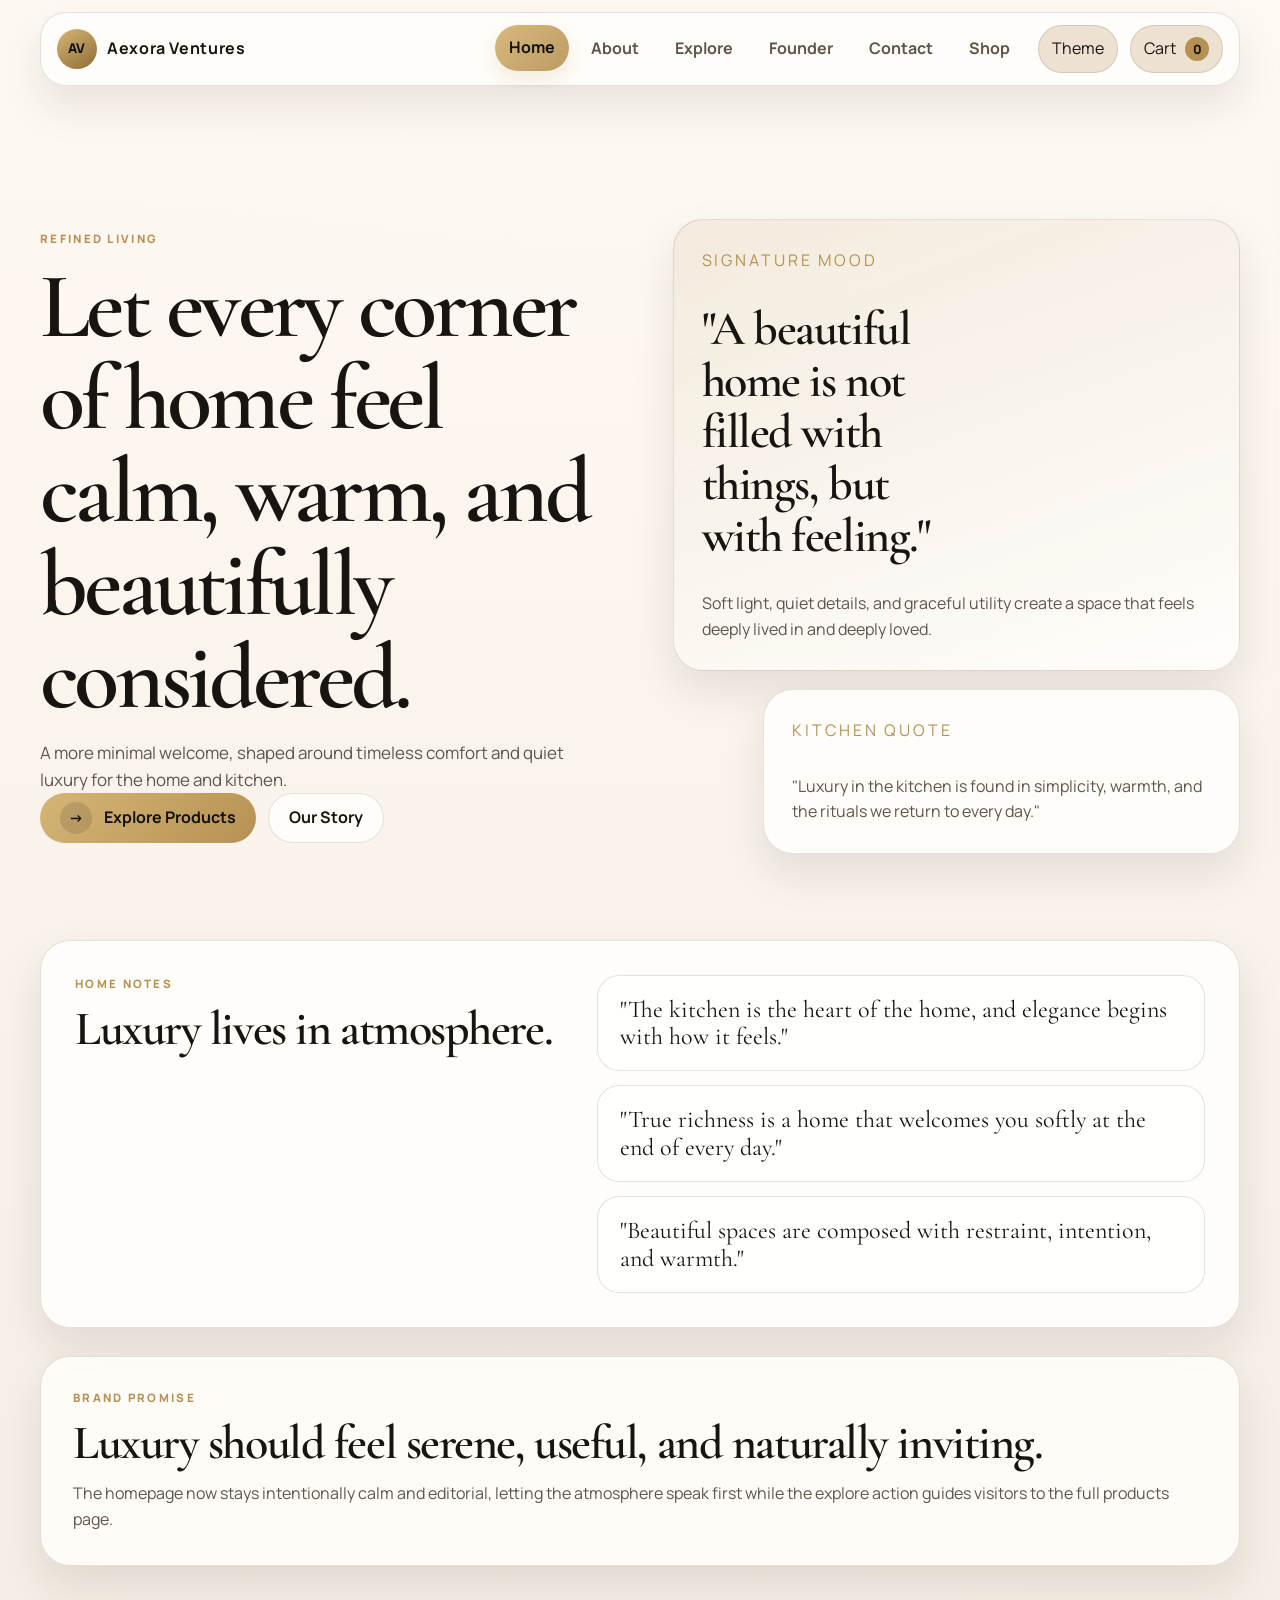
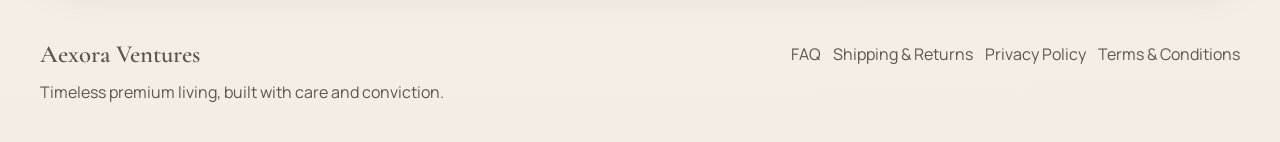
<file: index.html>
<!DOCTYPE html>
<html lang="en">
<head>
  <meta charset="UTF-8">
  <meta name="viewport" content="width=device-width, initial-scale=1.0">
  <meta name="description" content="Aexora Ventures crafts premium everyday essentials with timeless design and practical luxury.">
  <title>Aexora Ventures</title>
  <link rel="preconnect" href="https://fonts.googleapis.com">
  <link rel="preconnect" href="https://fonts.gstatic.com" crossorigin>
  <link href="https://fonts.googleapis.com/css2?family=Manrope:wght@400;500;600;700;800&family=Cormorant+Garamond:wght@500;600;700&display=swap" rel="stylesheet">
  <link rel="stylesheet" href="./assets/styles.css">
</head>
<body data-page="home">
  <div class="site-shell">
    <header class="topbar">
      <a class="brand" href="index.html"><span class="brand-mark">AV</span><span class="brand-text">Aexora Ventures</span></a>
      <button class="nav-toggle" type="button" aria-label="Open navigation" aria-expanded="false">Menu</button>
      <nav class="nav">
        <a href="index.html" aria-current="page">Home</a>
        <a href="about.html">About</a>
        <a href="explore.html">Explore</a>
        <a href="founder.html">Founder</a>
        <a href="contact.html">Contact</a>
        <a href="shop.html">Shop</a>
      </nav>
      <div class="toolbar">
        <button class="icon-button" type="button" data-theme-toggle aria-label="Toggle theme">Theme</button>
        <button class="icon-button cart-button" type="button" data-cart-open>Cart <span class="cart-count" data-cart-count>0</span></button>
      </div>
    </header>

    <main class="section page-stack">
      <section class="hero">
        <div class="hero-copy">
          <p class="eyebrow">Refined Living</p>
          <h1>Let every corner of home feel calm, warm, and beautifully considered.</h1>
          <p class="lead">A more minimal welcome, shaped around timeless comfort and quiet luxury for the home and kitchen.</p>
          <div class="hero-actions">
            <a class="button button-primary explore-button" href="shop.html">
              <span class="explore-icon" aria-hidden="true">-></span>
              <span>Explore Products</span>
            </a>
            <a class="button button-secondary" href="about.html">Our Story</a>
          </div>
        </div>
        <div class="hero-showcase">
          <article class="hero-card hero-card-main glass-panel quote-panel">
            <p class="card-label">Signature Mood</p>
            <h2>"A beautiful home is not filled with things, but with feeling."</h2>
            <p>Soft light, quiet details, and graceful utility create a space that feels deeply lived in and deeply loved.</p>
          </article>
          <article class="hero-card hero-card-accent glass-panel quote-panel">
            <p class="card-label">Kitchen Quote</p>
            <p>"Luxury in the kitchen is found in simplicity, warmth, and the rituals we return to every day."</p>
          </article>
        </div>
      </section>

      <section class="quote-band glass-panel">
        <div>
          <p class="eyebrow">Home Notes</p>
          <h2>Luxury lives in atmosphere.</h2>
        </div>
        <div class="quote-stack">
          <blockquote>"The kitchen is the heart of the home, and elegance begins with how it feels."</blockquote>
          <blockquote>"True richness is a home that welcomes you softly at the end of every day."</blockquote>
          <blockquote>"Beautiful spaces are composed with restraint, intention, and warmth."</blockquote>
        </div>
      </section>

      <section class="story-band">
        <div>
          <p class="eyebrow">Brand Promise</p>
          <h2>Luxury should feel serene, useful, and naturally inviting.</h2>
        </div>
        <p>The homepage now stays intentionally calm and editorial, letting the atmosphere speak first while the explore action guides visitors to the full products page.</p>
      </section>
    </main>

    <footer class="footer">
      <div>
        <h3>Aexora Ventures</h3>
        <p>Timeless premium living, built with care and conviction.</p>
      </div>
      <div class="footer-links">
        <a href="faq.html">FAQ</a>
        <a href="shipping.html">Shipping & Returns</a>
        <a href="privacy.html">Privacy Policy</a>
        <a href="terms.html">Terms & Conditions</a>
      </div>
    </footer>
  </div>

  <aside class="cart-drawer" data-cart-drawer aria-hidden="true">
    <div class="cart-drawer-header">
      <h2>Your Cart</h2>
      <button type="button" class="icon-button" data-cart-close>Close</button>
    </div>
    <div class="cart-items" data-cart-items></div>
    <div class="checkout-box">
      <div class="price-row"><span>Subtotal</span><strong data-cart-subtotal>$0</strong></div>
      <button class="button button-primary checkout-trigger" type="button" data-checkout-open>1-Page Checkout</button>
    </div>
  </aside>

  <div class="overlay" data-overlay></div>

  <section class="checkout-modal" data-checkout-modal aria-hidden="true">
    <div class="checkout-card">
      <div class="cart-drawer-header">
        <h2>Express Checkout</h2>
        <button type="button" class="icon-button" data-checkout-close>Close</button>
      </div>
      <form class="checkout-form" data-checkout-form>
        <label>Full Name<input type="text" name="name" required></label>
        <label>Email<input type="email" name="email" required></label>
        <label>Address<input type="text" name="address" required></label>
        <label>Payment Method
          <select name="payment">
            <option>Credit / Debit Card</option>
            <option>UPI</option>
            <option>PayPal</option>
          </select>
        </label>
        <button class="button button-primary" type="submit">Complete Purchase</button>
      </form>
    </div>
  </section>

  <script src="./assets/app.js" defer></script>
</body>
</html>
</file>
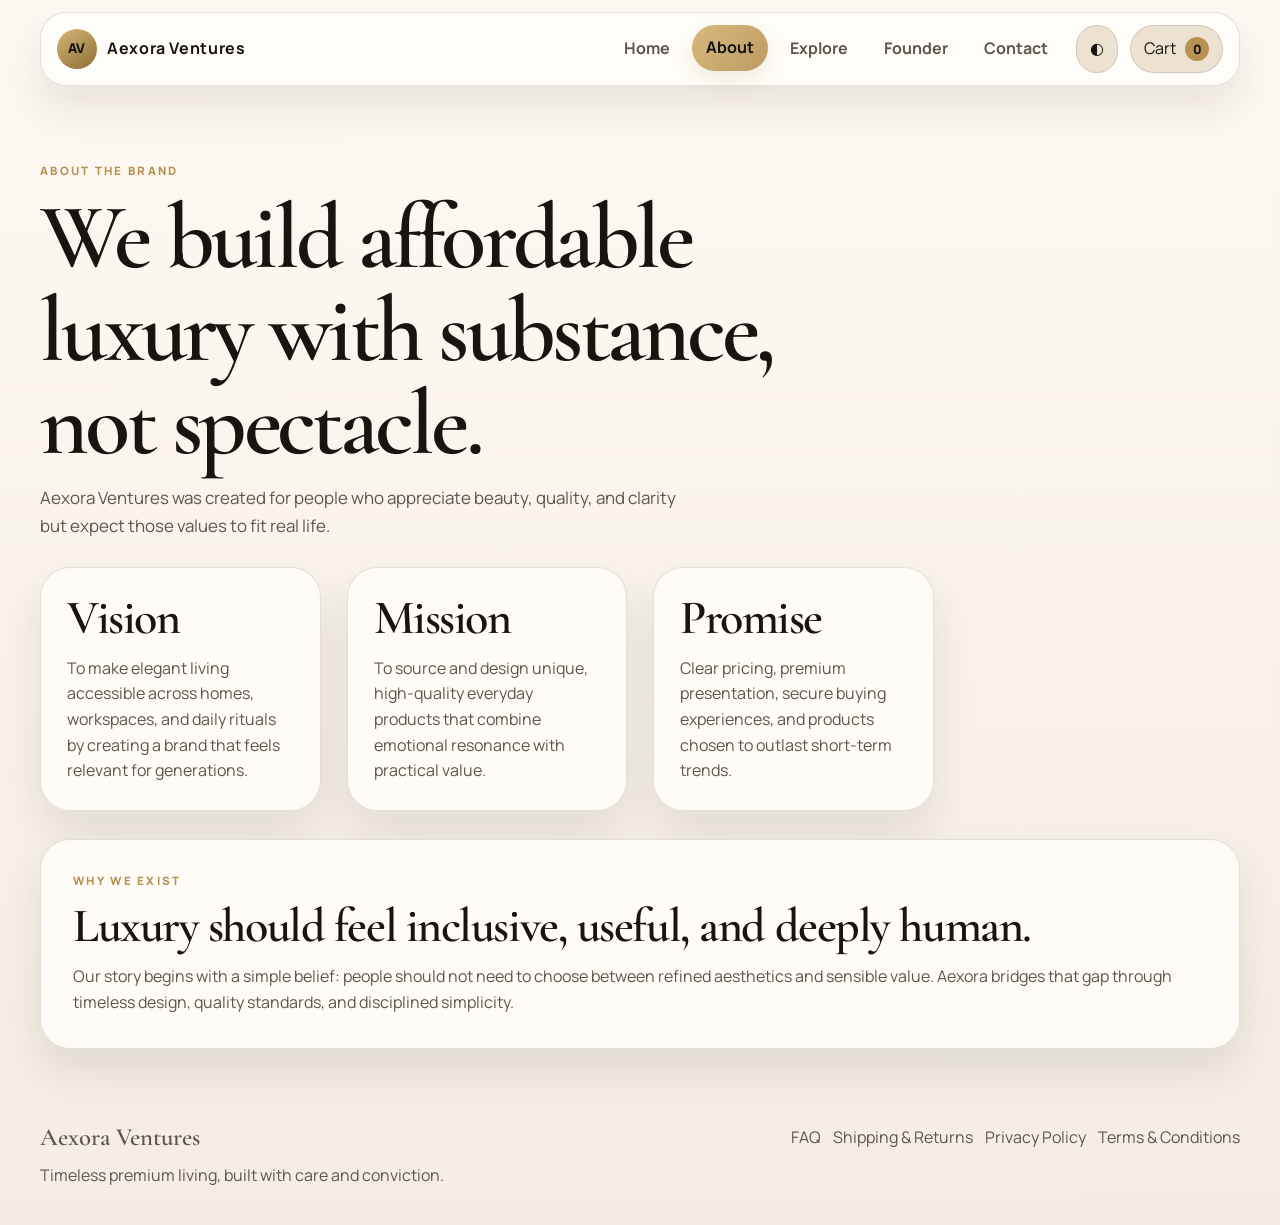
<file: about.html>
<!DOCTYPE html>
<html lang="en">
<head>
  <meta charset="UTF-8">
  <meta name="viewport" content="width=device-width, initial-scale=1.0">
  <meta name="description" content="Learn about the Aexora Ventures mission, vision, and timeless brand story.">
  <title>About | Aexora Ventures</title>
  <link rel="preconnect" href="https://fonts.googleapis.com">
  <link rel="preconnect" href="https://fonts.gstatic.com" crossorigin>
  <link href="https://fonts.googleapis.com/css2?family=Manrope:wght@400;500;600;700;800&family=Cormorant+Garamond:wght@500;600;700&display=swap" rel="stylesheet">
  <link rel="stylesheet" href="./assets/styles.css">
</head>
<body data-page="about">
  <div class="site-shell">
    <header class="topbar">
      <a class="brand" href="index.html"><span class="brand-mark">AV</span><span class="brand-text">Aexora Ventures</span></a>
      <button class="nav-toggle" type="button" aria-label="Open navigation" aria-expanded="false">Menu</button>
      <nav class="nav">
        <a href="index.html">Home</a>
        <a href="about.html" aria-current="page">About</a>
        <a href="explore.html">Explore</a>
        <a href="founder.html">Founder</a>
        <a href="contact.html">Contact</a>
      </nav>
      <div class="toolbar"><button class="icon-button" type="button" data-theme-toggle>◐</button><button class="icon-button cart-button" type="button" data-cart-open>Cart <span class="cart-count" data-cart-count>0</span></button></div>
    </header>
    <main class="section page-stack">
      <section class="page-hero">
        <p class="eyebrow">About the brand</p>
        <h1>We build affordable luxury with substance, not spectacle.</h1>
        <p class="lead">Aexora Ventures was created for people who appreciate beauty, quality, and clarity but expect those values to fit real life.</p>
      </section>
      <section class="content-grid">
        <article class="content-card"><h2>Vision</h2><p>To make elegant living accessible across homes, workspaces, and daily rituals by creating a brand that feels relevant for generations.</p></article>
        <article class="content-card"><h2>Mission</h2><p>To source and design unique, high-quality everyday products that combine emotional resonance with practical value.</p></article>
        <article class="content-card"><h2>Promise</h2><p>Clear pricing, premium presentation, secure buying experiences, and products chosen to outlast short-term trends.</p></article>
      </section>
      <section class="story-band">
        <div><p class="eyebrow">Why we exist</p><h2>Luxury should feel inclusive, useful, and deeply human.</h2></div>
        <p>Our story begins with a simple belief: people should not need to choose between refined aesthetics and sensible value. Aexora bridges that gap through timeless design, quality standards, and disciplined simplicity.</p>
      </section>
    </main>
    <footer class="footer"><div><h3>Aexora Ventures</h3><p>Timeless premium living, built with care and conviction.</p></div><div class="footer-links"><a href="faq.html">FAQ</a><a href="shipping.html">Shipping & Returns</a><a href="privacy.html">Privacy Policy</a><a href="terms.html">Terms & Conditions</a></div></footer>
  </div>
  <aside class="cart-drawer" data-cart-drawer aria-hidden="true"><div class="cart-drawer-header"><h2>Your Cart</h2><button type="button" class="icon-button" data-cart-close>Close</button></div><div class="cart-items" data-cart-items></div><div class="checkout-box"><div class="price-row"><span>Subtotal</span><strong data-cart-subtotal>$0</strong></div><button class="button button-primary checkout-trigger" type="button" data-checkout-open>1-Page Checkout</button></div></aside>
  <div class="overlay" data-overlay></div>
  <section class="checkout-modal" data-checkout-modal aria-hidden="true"><div class="checkout-card"><div class="cart-drawer-header"><h2>Express Checkout</h2><button type="button" class="icon-button" data-checkout-close>Close</button></div><form class="checkout-form" data-checkout-form><label>Full Name<input type="text" name="name" required></label><label>Email<input type="email" name="email" required></label><label>Address<input type="text" name="address" required></label><label>Payment Method<select name="payment"><option>Credit / Debit Card</option><option>UPI</option><option>PayPal</option></select></label><button class="button button-primary" type="submit">Complete Purchase</button></form></div></section>
  <script src="./assets/app.js" defer></script>
</body>
</html>
</file>
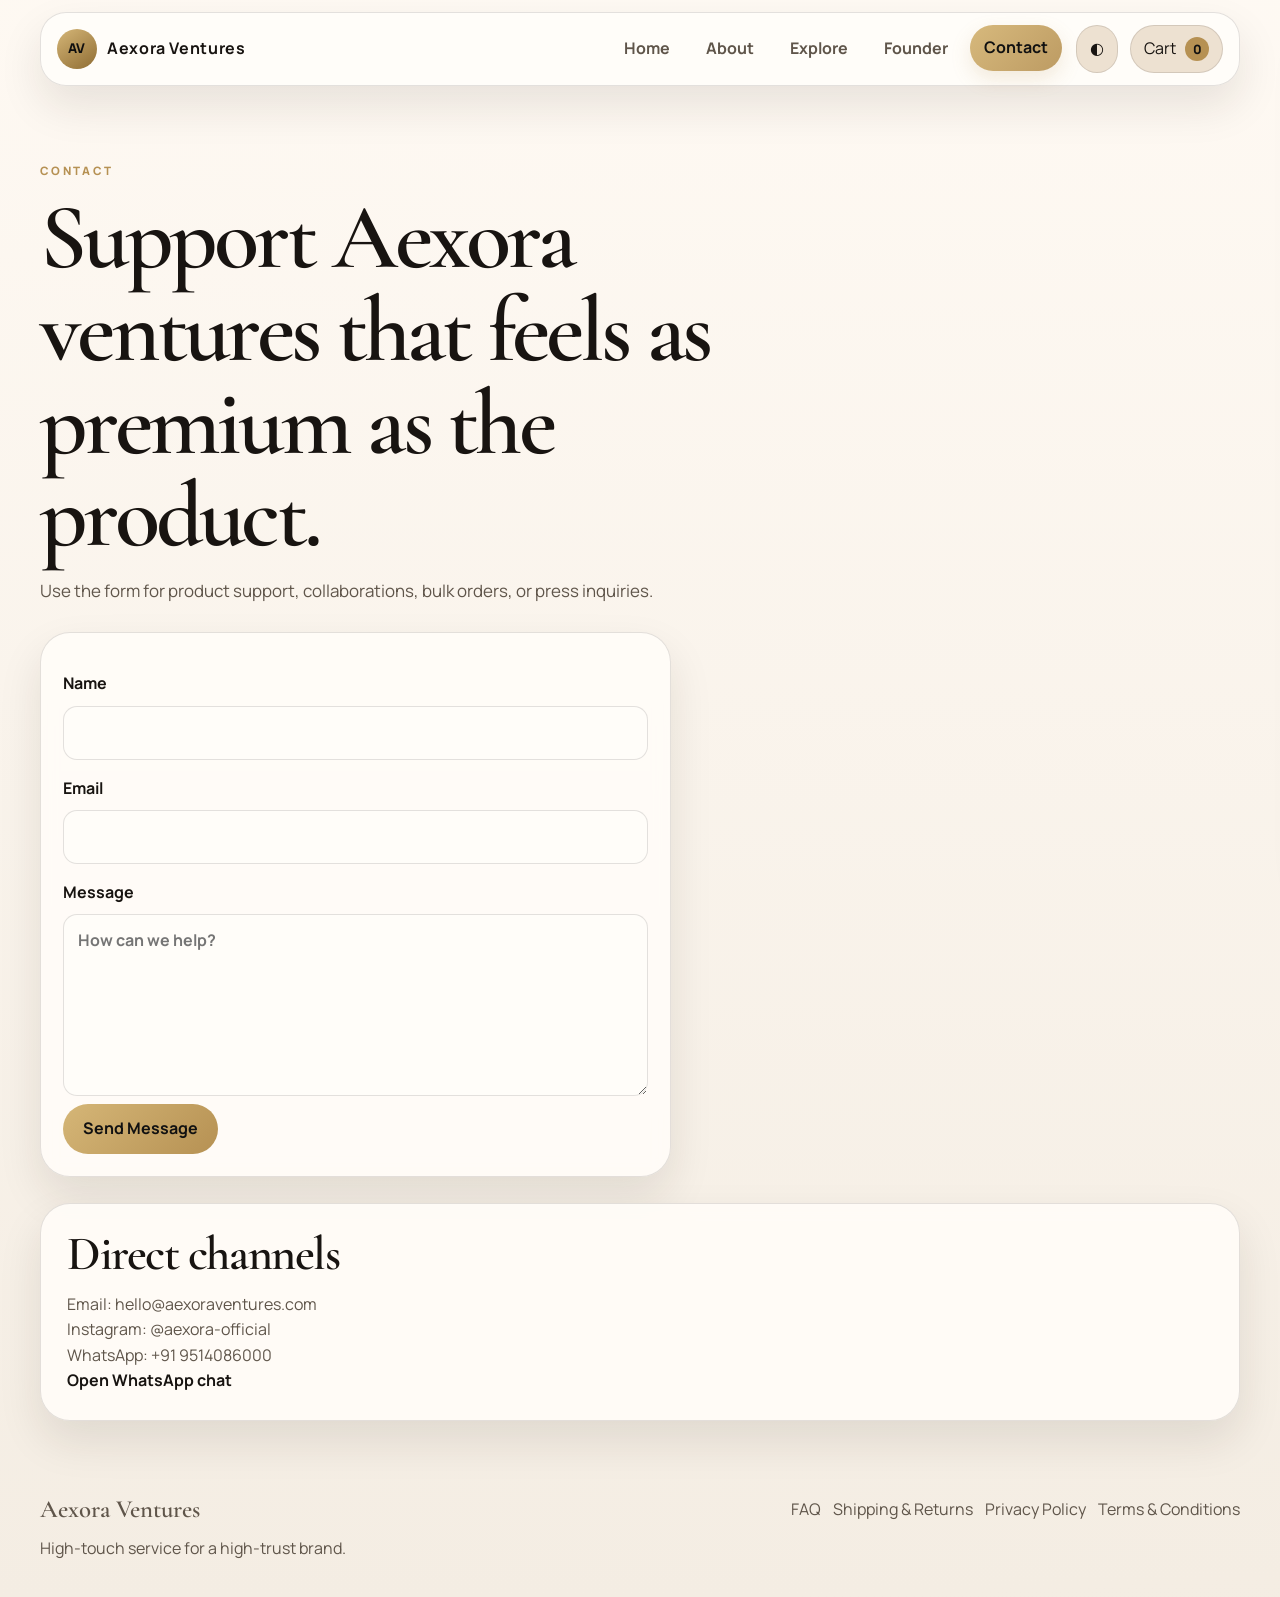
<file: contact.html>
<!DOCTYPE html>
<html lang="en">
<head>
  <meta charset="UTF-8">
  <meta name="viewport" content="width=device-width, initial-scale=1.0">
  <meta name="description" content="Contact Aexora Ventures for support, brand inquiries, or partnerships.">
  <title>Contact | Aexora Ventures</title>
  <link rel="preconnect" href="https://fonts.googleapis.com">
  <link rel="preconnect" href="https://fonts.gstatic.com" crossorigin>
  <link href="https://fonts.googleapis.com/css2?family=Manrope:wght@400;500;600;700;800&family=Cormorant+Garamond:wght@500;600;700&display=swap" rel="stylesheet">
  <link rel="stylesheet" href="./assets/styles.css">
</head>
<body data-page="contact">
  <div class="site-shell">
    <header class="topbar">
      <a class="brand" href="index.html"><span class="brand-mark">AV</span><span class="brand-text">Aexora Ventures</span></a>
      <button class="nav-toggle" type="button" aria-label="Open navigation" aria-expanded="false">Menu</button>
      <nav class="nav">
        <a href="index.html">Home</a>
        <a href="about.html">About</a>
        <a href="explore.html">Explore</a>
        <a href="founder.html">Founder</a>
        <a href="contact.html" aria-current="page">Contact</a>
      </nav>
      <div class="toolbar"><button class="icon-button" type="button" data-theme-toggle>◐</button><button class="icon-button cart-button" type="button" data-cart-open>Cart <span class="cart-count" data-cart-count>0</span></button></div>
    </header>
    <main class="section page-stack">
      <section class="page-hero"><p class="eyebrow">Contact</p><h1>Support Aexora ventures that feels as premium as the product.</h1><p class="lead">Use the form for product support, collaborations, bulk orders, or press inquiries.</p></section>
      <section class="contact-layout">
        <form class="contact-form" data-contact-form>
          <label>Name<input type="text" name="name" required></label>
          <label>Email<input type="email" name="email" required></label>
          <label>Message<textarea name="message" rows="6" placeholder="How can we help?" required></textarea></label>
          <button class="button button-primary" type="submit">Send Message</button>
        </form>
        <div class="content-card">
          <h2>Direct channels</h2>
          <p>Email: hello@aexoraventures.com</p>
          <p>Instagram: @aexora-official</p>
          <p>WhatsApp: +91 9514086000</p>
          <a class="inline-link" href="https://wa.me/9514086000" target="_blank" rel="noreferrer">Open WhatsApp chat</a>
        </div>
      </section>
    </main>
    <footer class="footer"><div><h3>Aexora Ventures</h3><p>High-touch service for a high-trust brand.</p></div><div class="footer-links"><a href="faq.html">FAQ</a><a href="shipping.html">Shipping & Returns</a><a href="privacy.html">Privacy Policy</a><a href="terms.html">Terms & Conditions</a></div></footer>
  </div>
  <aside class="cart-drawer" data-cart-drawer aria-hidden="true"><div class="cart-drawer-header"><h2>Your Cart</h2><button type="button" class="icon-button" data-cart-close>Close</button></div><div class="cart-items" data-cart-items></div><div class="checkout-box"><div class="price-row"><span>Subtotal</span><strong data-cart-subtotal>$0</strong></div><button class="button button-primary checkout-trigger" type="button" data-checkout-open>1-Page Checkout</button></div></aside>
  <div class="overlay" data-overlay></div>
  <section class="checkout-modal" data-checkout-modal aria-hidden="true"><div class="checkout-card"><div class="cart-drawer-header"><h2>Express Checkout</h2><button type="button" class="icon-button" data-checkout-close>Close</button></div><form class="checkout-form" data-checkout-form><label>Full Name<input type="text" name="name" required></label><label>Email<input type="email" name="email" required></label><label>Address<input type="text" name="address" required></label><label>Payment Method<select name="payment"><option>Credit / Debit Card</option><option>UPI</option><option>PayPal</option></select></label><button class="button button-primary" type="submit">Complete Purchase</button></form></div></section>
  <script src="./assets/app.js" defer></script>
</body>
</html>
</file>
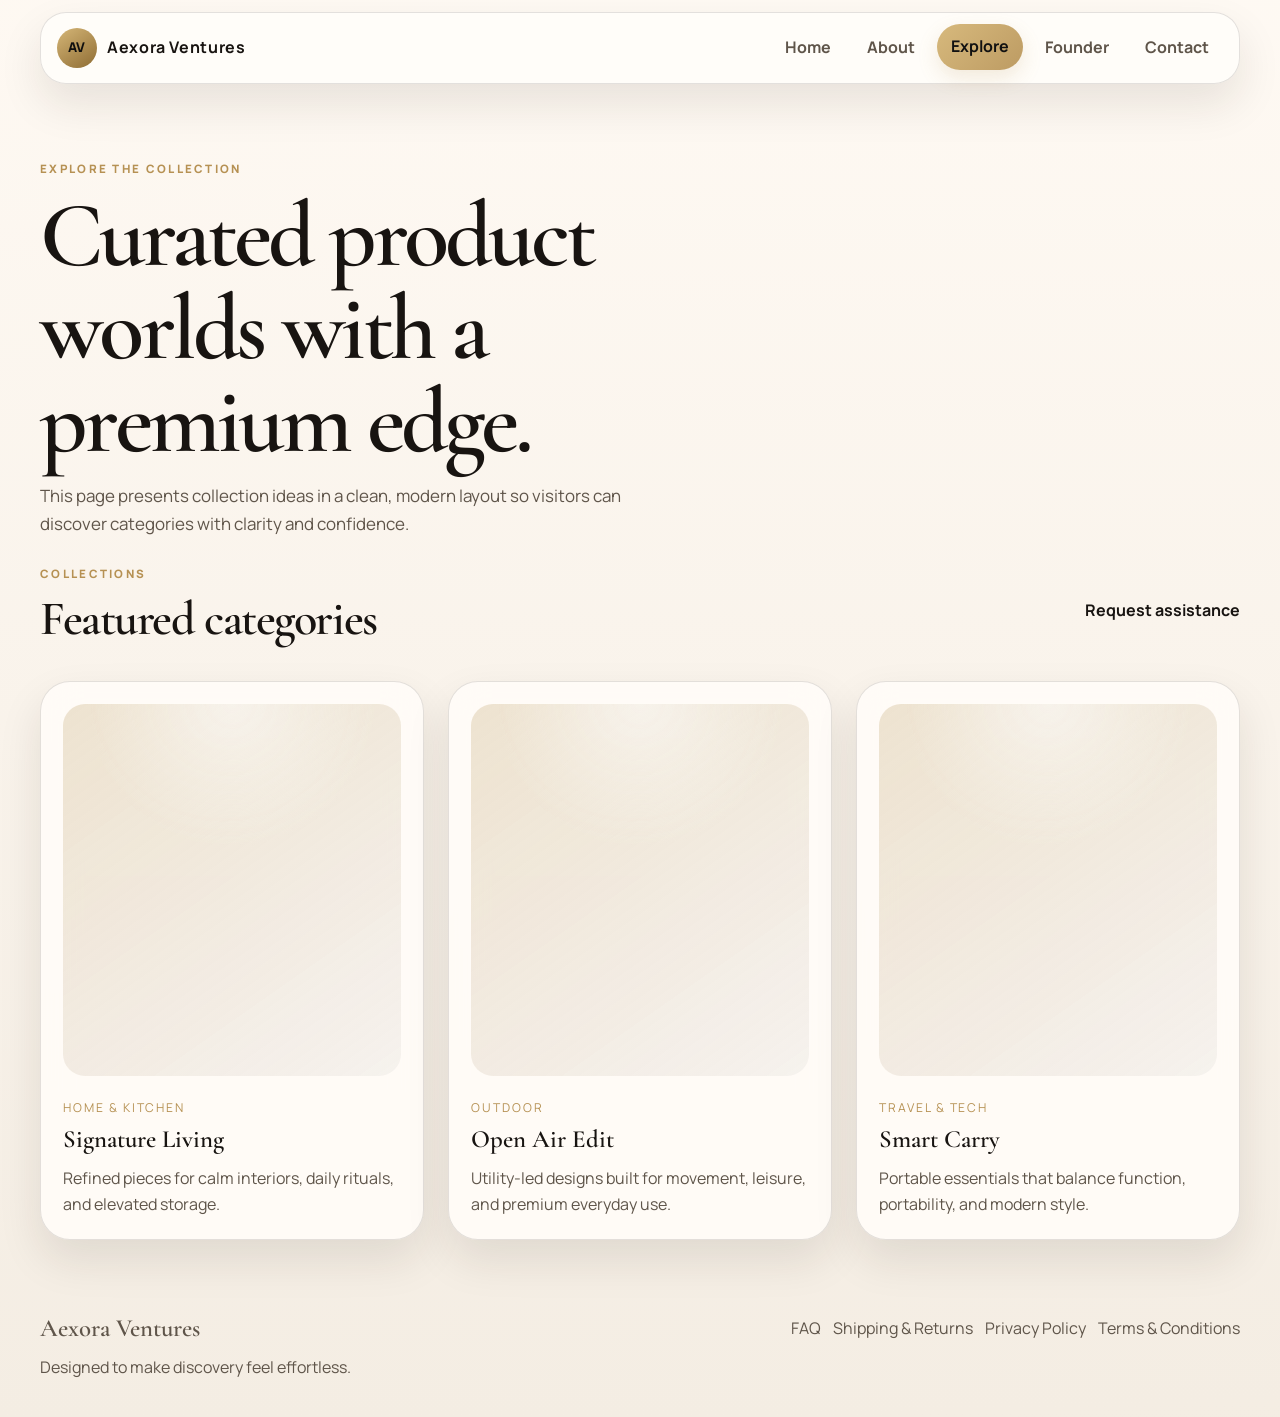
<file: explore.html>
<!DOCTYPE html>
<html lang="en">
<head>
  <meta charset="UTF-8">
  <meta name="viewport" content="width=device-width, initial-scale=1.0">
  <meta name="description" content="Explore premium collections and curated categories from Aexora Ventures.">
  <title>Explore | Aexora Ventures</title>
  <link rel="preconnect" href="https://fonts.googleapis.com">
  <link rel="preconnect" href="https://fonts.gstatic.com" crossorigin>
  <link href="https://fonts.googleapis.com/css2?family=Manrope:wght@400;500;600;700;800&family=Cormorant+Garamond:wght@500;600;700&display=swap" rel="stylesheet">
  <link rel="stylesheet" href="./assets/styles.css">
  <style>
    .explore-grid {
      display: grid;
      grid-template-columns: repeat(3, minmax(0, 1fr));
      gap: 24px;
    }

    .explore-card {
      padding: 22px;
      border: 1px solid var(--line);
      border-radius: var(--radius-lg);
      background: var(--surface);
      box-shadow: var(--shadow);
      backdrop-filter: blur(18px);
    }

    .explore-card .product-visual {
      margin-bottom: 18px;
    }

    @media (max-width: 980px) {
      .explore-grid {
        grid-template-columns: 1fr;
      }
    }
  </style>
</head>
<body data-page="explore">
  <div class="site-shell">
    <header class="topbar">
      <a class="brand" href="index.html"><span class="brand-mark">AV</span><span class="brand-text">Aexora Ventures</span></a>
      <button class="nav-toggle" type="button" aria-label="Open navigation" aria-expanded="false">Menu</button>
      <nav class="nav">
        <a href="index.html">Home</a>
        <a href="about.html">About</a>
        <a href="explore.html" aria-current="page">Explore</a>
        <a href="founder.html">Founder</a>
        <a href="contact.html">Contact</a>
      </nav>
    </header>

    <main class="section page-stack">
      <section class="page-hero">
        <p class="eyebrow">Explore the collection</p>
        <h1>Curated product worlds with a premium edge.</h1>
        <p class="lead">This page presents collection ideas in a clean, modern layout so visitors can discover categories with clarity and confidence.</p>
      </section>

      <section>
        <div class="section-heading">
          <div>
            <p class="eyebrow">Collections</p>
            <h2>Featured categories</h2>
          </div>
          <a class="inline-link" href="contact.html">Request assistance</a>
        </div>

        <div class="explore-grid">
          <article class="explore-card">
            <div class="product-visual" aria-hidden="true"></div>
            <span class="product-category">Home & Kitchen</span>
            <h3>Signature Living</h3>
            <p>Refined pieces for calm interiors, daily rituals, and elevated storage.</p>
          </article>

          <article class="explore-card">
            <div class="product-visual" aria-hidden="true"></div>
            <span class="product-category">Outdoor</span>
            <h3>Open Air Edit</h3>
            <p>Utility-led designs built for movement, leisure, and premium everyday use.</p>
          </article>

          <article class="explore-card">
            <div class="product-visual" aria-hidden="true"></div>
            <span class="product-category">Travel & Tech</span>
            <h3>Smart Carry</h3>
            <p>Portable essentials that balance function, portability, and modern style.</p>
          </article>
        </div>
      </section>
    </main>

    <footer class="footer"><div><h3>Aexora Ventures</h3><p>Designed to make discovery feel effortless.</p></div><div class="footer-links"><a href="faq.html">FAQ</a><a href="shipping.html">Shipping & Returns</a><a href="privacy.html">Privacy Policy</a><a href="terms.html">Terms & Conditions</a></div></footer>
  </div>
  <script src="./assets/app.js" defer></script>
</body>
</html>
</file>
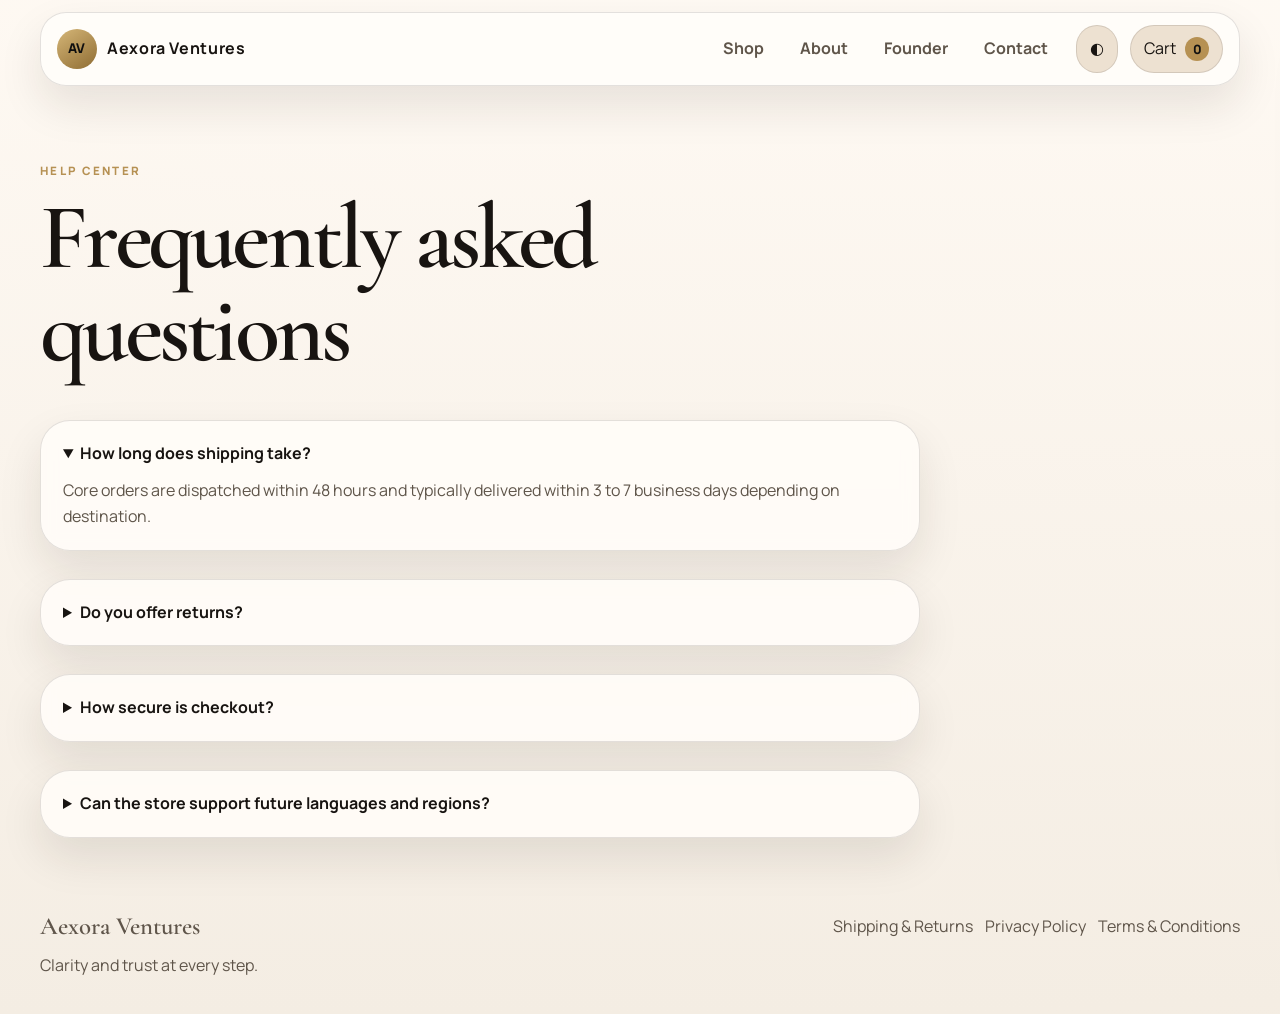
<file: faq.html>
<!DOCTYPE html>
<html lang="en">
<head>
  <meta charset="UTF-8">
  <meta name="viewport" content="width=device-width, initial-scale=1.0">
  <title>FAQ | Aexora Ventures</title>
  <link rel="preconnect" href="https://fonts.googleapis.com">
  <link rel="preconnect" href="https://fonts.gstatic.com" crossorigin>
  <link href="https://fonts.googleapis.com/css2?family=Manrope:wght@400;500;600;700;800&family=Cormorant+Garamond:wght@500;600;700&display=swap" rel="stylesheet">
  <link rel="stylesheet" href="./assets/styles.css">
</head>
<body data-page="faq">
  <div class="site-shell simple-page-shell">
    <header class="topbar">
      <a class="brand" href="index.html"><span class="brand-mark">AV</span><span class="brand-text">Aexora Ventures</span></a>
      <button class="nav-toggle" type="button" aria-label="Open navigation" aria-expanded="false">Menu</button>
      <nav class="nav"><a href="shop.html">Shop</a><a href="about.html">About</a><a href="founder.html">Founder</a><a href="contact.html">Contact</a></nav>
      <div class="toolbar"><button class="icon-button" type="button" data-theme-toggle>◐</button><button class="icon-button cart-button" type="button" data-cart-open>Cart <span class="cart-count" data-cart-count>0</span></button></div>
    </header>
    <main class="section page-stack policy-page">
      <div class="page-hero"><p class="eyebrow">Help center</p><h1>Frequently asked questions</h1></div>
      <details class="faq-item" open><summary>How long does shipping take?</summary><p>Core orders are dispatched within 48 hours and typically delivered within 3 to 7 business days depending on destination.</p></details>
      <details class="faq-item"><summary>Do you offer returns?</summary><p>Yes. Eligible products can be returned within 7 days of delivery in original condition.</p></details>
      <details class="faq-item"><summary>How secure is checkout?</summary><p>The site structure is ready for SSL-secured, PCI-conscious payment integrations such as Stripe, Razorpay, or PayPal.</p></details>
      <details class="faq-item"><summary>Can the store support future languages and regions?</summary><p>Yes. The codebase is structured to support multilingual content, region-aware pricing, and scalable backend integrations.</p></details>
    </main>
    <footer class="footer"><div><h3>Aexora Ventures</h3><p>Clarity and trust at every step.</p></div><div class="footer-links"><a href="shipping.html">Shipping & Returns</a><a href="privacy.html">Privacy Policy</a><a href="terms.html">Terms & Conditions</a></div></footer>
  </div>
  <aside class="cart-drawer" data-cart-drawer aria-hidden="true"><div class="cart-drawer-header"><h2>Your Cart</h2><button type="button" class="icon-button" data-cart-close>Close</button></div><div class="cart-items" data-cart-items></div><div class="checkout-box"><div class="price-row"><span>Subtotal</span><strong data-cart-subtotal>$0</strong></div><button class="button button-primary checkout-trigger" type="button" data-checkout-open>1-Page Checkout</button></div></aside>
  <div class="overlay" data-overlay></div>
  <section class="checkout-modal" data-checkout-modal aria-hidden="true"><div class="checkout-card"><div class="cart-drawer-header"><h2>Express Checkout</h2><button type="button" class="icon-button" data-checkout-close>Close</button></div><form class="checkout-form" data-checkout-form><label>Full Name<input type="text" name="name" required></label><label>Email<input type="email" name="email" required></label><label>Address<input type="text" name="address" required></label><label>Payment Method<select name="payment"><option>Credit / Debit Card</option><option>UPI</option><option>PayPal</option></select></label><button class="button button-primary" type="submit">Complete Purchase</button></form></div></section>
  <script src="./assets/app.js" defer></script>
</body>
</html>
</file>
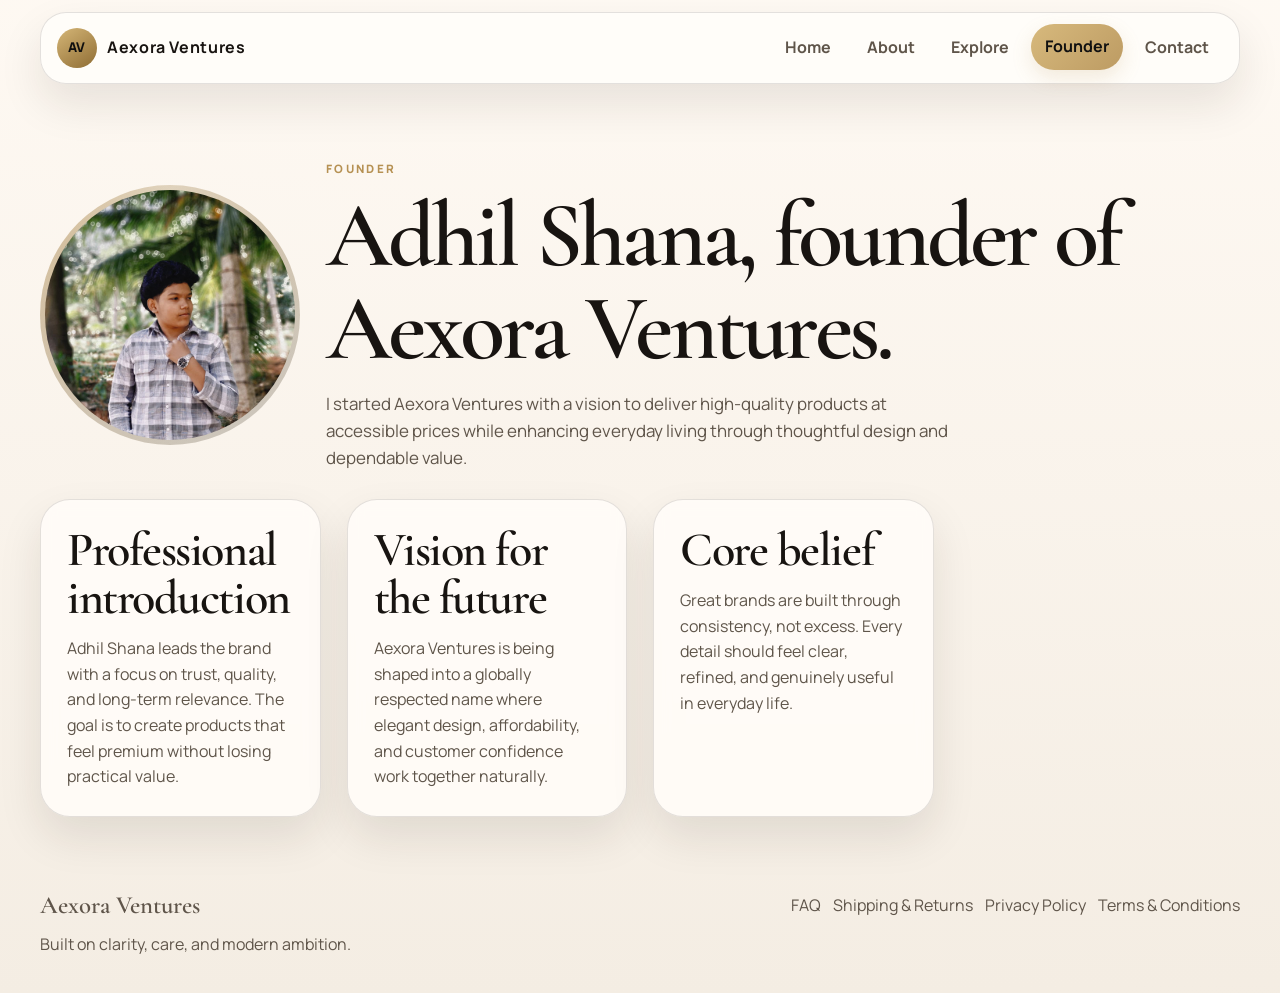
<file: founder.html>
<!DOCTYPE html>
<html lang="en">
<head>
  <meta charset="UTF-8">
  <meta name="viewport" content="width=device-width, initial-scale=1.0">
  <title>Founder | Aexora Ventures</title>
  <link rel="preconnect" href="https://fonts.googleapis.com">
  <link rel="preconnect" href="https://fonts.gstatic.com" crossorigin>
  <link href="https://fonts.googleapis.com/css2?family=Manrope:wght@400;500;600;700;800&family=Cormorant+Garamond:wght@500;600;700&display=swap" rel="stylesheet">
  <link rel="stylesheet" href="./assets/styles.css">
  <style>
    .founder-portrait img {
      width: 100%;
      max-width: 250px;
      aspect-ratio: 1;
      border-radius: 50%;
      object-fit: cover;
      margin: 0 auto;
    }
  </style>
</head>
<body data-page="founder">
  <div class="site-shell">
    <header class="topbar">
      <a class="brand" href="index.html"><span class="brand-mark">AV</span><span class="brand-text">Aexora Ventures</span></a>
      <button class="nav-toggle" type="button" aria-label="Open navigation" aria-expanded="false">Menu</button>
      <nav class="nav">
        <a href="index.html">Home</a>
        <a href="about.html">About</a>
        <a href="explore.html">Explore</a>
        <a href="founder.html" aria-current="page">Founder</a>
        <a href="contact.html">Contact</a>
      </nav>
    </header>

    <main class="section page-stack">
      <section class="founder-hero">
        <div class="founder-portrait">
          <img src="img123.jpeg" alt="Adhil Shana">
        </div>

        <div>
          <p class="eyebrow">Founder</p>
          <h1>Adhil Shana, founder of Aexora Ventures.</h1>
          <p class="lead">I started Aexora Ventures with a vision to deliver high-quality products at accessible prices while enhancing everyday living through thoughtful design and dependable value.</p>
        </div>
      </section>

      <section class="content-grid">
        <article class="content-card">
          <h2>Professional introduction</h2>
          <p>Adhil Shana leads the brand with a focus on trust, quality, and long-term relevance. The goal is to create products that feel premium without losing practical value.</p>
        </article>

        <article class="content-card">
          <h2>Vision for the future</h2>
          <p>Aexora Ventures is being shaped into a globally respected name where elegant design, affordability, and customer confidence work together naturally.</p>
        </article>

        <article class="content-card">
          <h2>Core belief</h2>
          <p>Great brands are built through consistency, not excess. Every detail should feel clear, refined, and genuinely useful in everyday life.</p>
        </article>
      </section>
    </main>

    <footer class="footer"><div><h3>Aexora Ventures</h3><p>Built on clarity, care, and modern ambition.</p></div><div class="footer-links"><a href="faq.html">FAQ</a><a href="shipping.html">Shipping & Returns</a><a href="privacy.html">Privacy Policy</a><a href="terms.html">Terms & Conditions</a></div></footer>
  </div>
  <script src="./assets/app.js" defer></script>
</body>
</html>
</file>
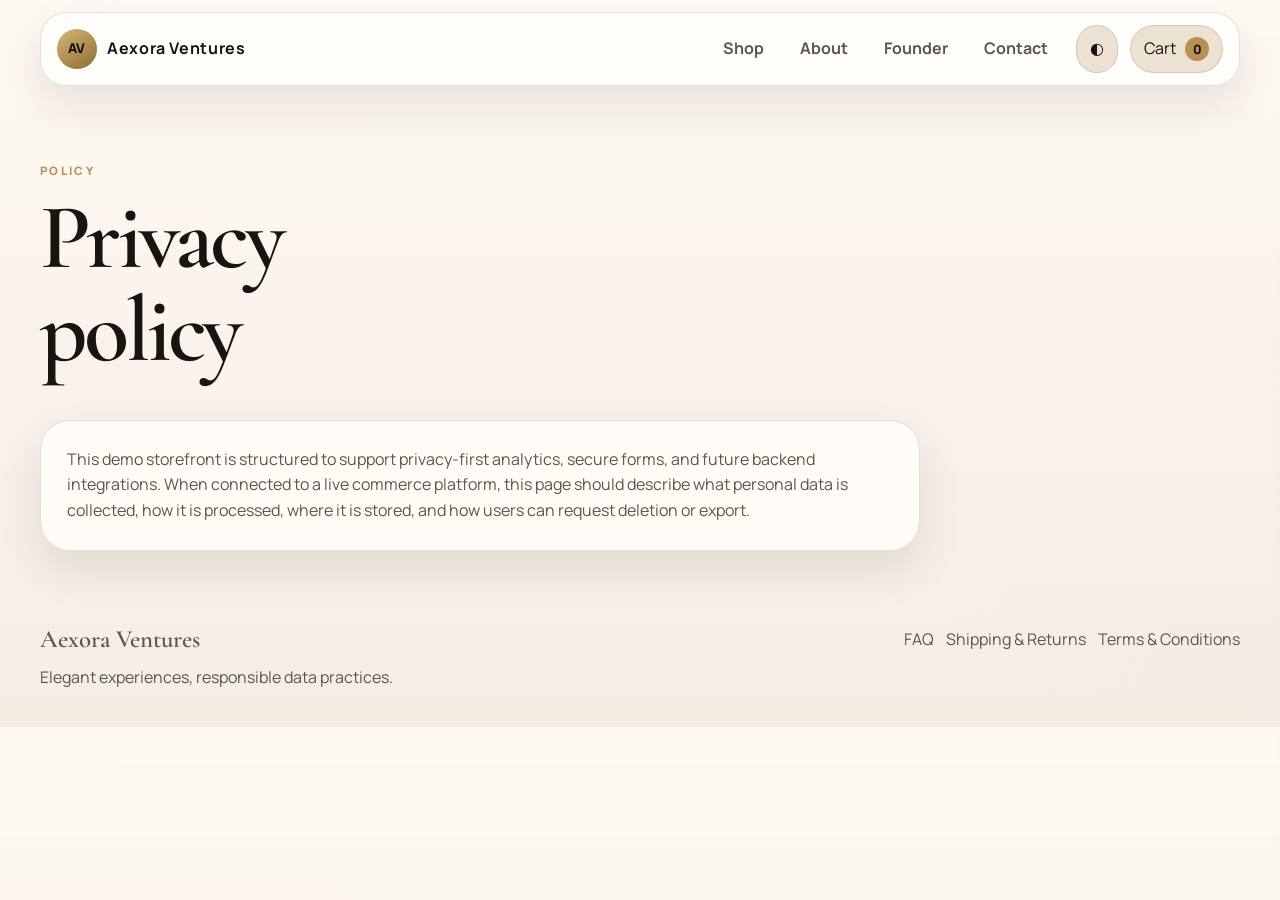
<file: privacy.html>
<!DOCTYPE html>
<html lang="en">
<head>
  <meta charset="UTF-8">
  <meta name="viewport" content="width=device-width, initial-scale=1.0">
  <title>Privacy Policy | Aexora Ventures</title>
  <link rel="preconnect" href="https://fonts.googleapis.com">
  <link rel="preconnect" href="https://fonts.gstatic.com" crossorigin>
  <link href="https://fonts.googleapis.com/css2?family=Manrope:wght@400;500;600;700;800&family=Cormorant+Garamond:wght@500;600;700&display=swap" rel="stylesheet">
  <link rel="stylesheet" href="./assets/styles.css">
</head>
<body data-page="privacy">
  <div class="site-shell simple-page-shell">
    <header class="topbar">
      <a class="brand" href="index.html"><span class="brand-mark">AV</span><span class="brand-text">Aexora Ventures</span></a>
      <button class="nav-toggle" type="button" aria-label="Open navigation" aria-expanded="false">Menu</button>
      <nav class="nav"><a href="shop.html">Shop</a><a href="about.html">About</a><a href="founder.html">Founder</a><a href="contact.html">Contact</a></nav>
      <div class="toolbar"><button class="icon-button" type="button" data-theme-toggle>◐</button><button class="icon-button cart-button" type="button" data-cart-open>Cart <span class="cart-count" data-cart-count>0</span></button></div>
    </header>
    <main class="section page-stack policy-page">
      <div class="page-hero"><p class="eyebrow">Policy</p><h1>Privacy policy</h1></div>
      <article class="content-card"><p>This demo storefront is structured to support privacy-first analytics, secure forms, and future backend integrations. When connected to a live commerce platform, this page should describe what personal data is collected, how it is processed, where it is stored, and how users can request deletion or export.</p></article>
    </main>
    <footer class="footer"><div><h3>Aexora Ventures</h3><p>Elegant experiences, responsible data practices.</p></div><div class="footer-links"><a href="faq.html">FAQ</a><a href="shipping.html">Shipping & Returns</a><a href="terms.html">Terms & Conditions</a></div></footer>
  </div>
  <aside class="cart-drawer" data-cart-drawer aria-hidden="true"><div class="cart-drawer-header"><h2>Your Cart</h2><button type="button" class="icon-button" data-cart-close>Close</button></div><div class="cart-items" data-cart-items></div><div class="checkout-box"><div class="price-row"><span>Subtotal</span><strong data-cart-subtotal>$0</strong></div><button class="button button-primary checkout-trigger" type="button" data-checkout-open>1-Page Checkout</button></div></aside>
  <div class="overlay" data-overlay></div>
  <section class="checkout-modal" data-checkout-modal aria-hidden="true"><div class="checkout-card"><div class="cart-drawer-header"><h2>Express Checkout</h2><button type="button" class="icon-button" data-checkout-close>Close</button></div><form class="checkout-form" data-checkout-form><label>Full Name<input type="text" name="name" required></label><label>Email<input type="email" name="email" required></label><label>Address<input type="text" name="address" required></label><label>Payment Method<select name="payment"><option>Credit / Debit Card</option><option>UPI</option><option>PayPal</option></select></label><button class="button button-primary" type="submit">Complete Purchase</button></form></div></section>
  <script src="./assets/app.js" defer></script>
</body>
</html>
</file>
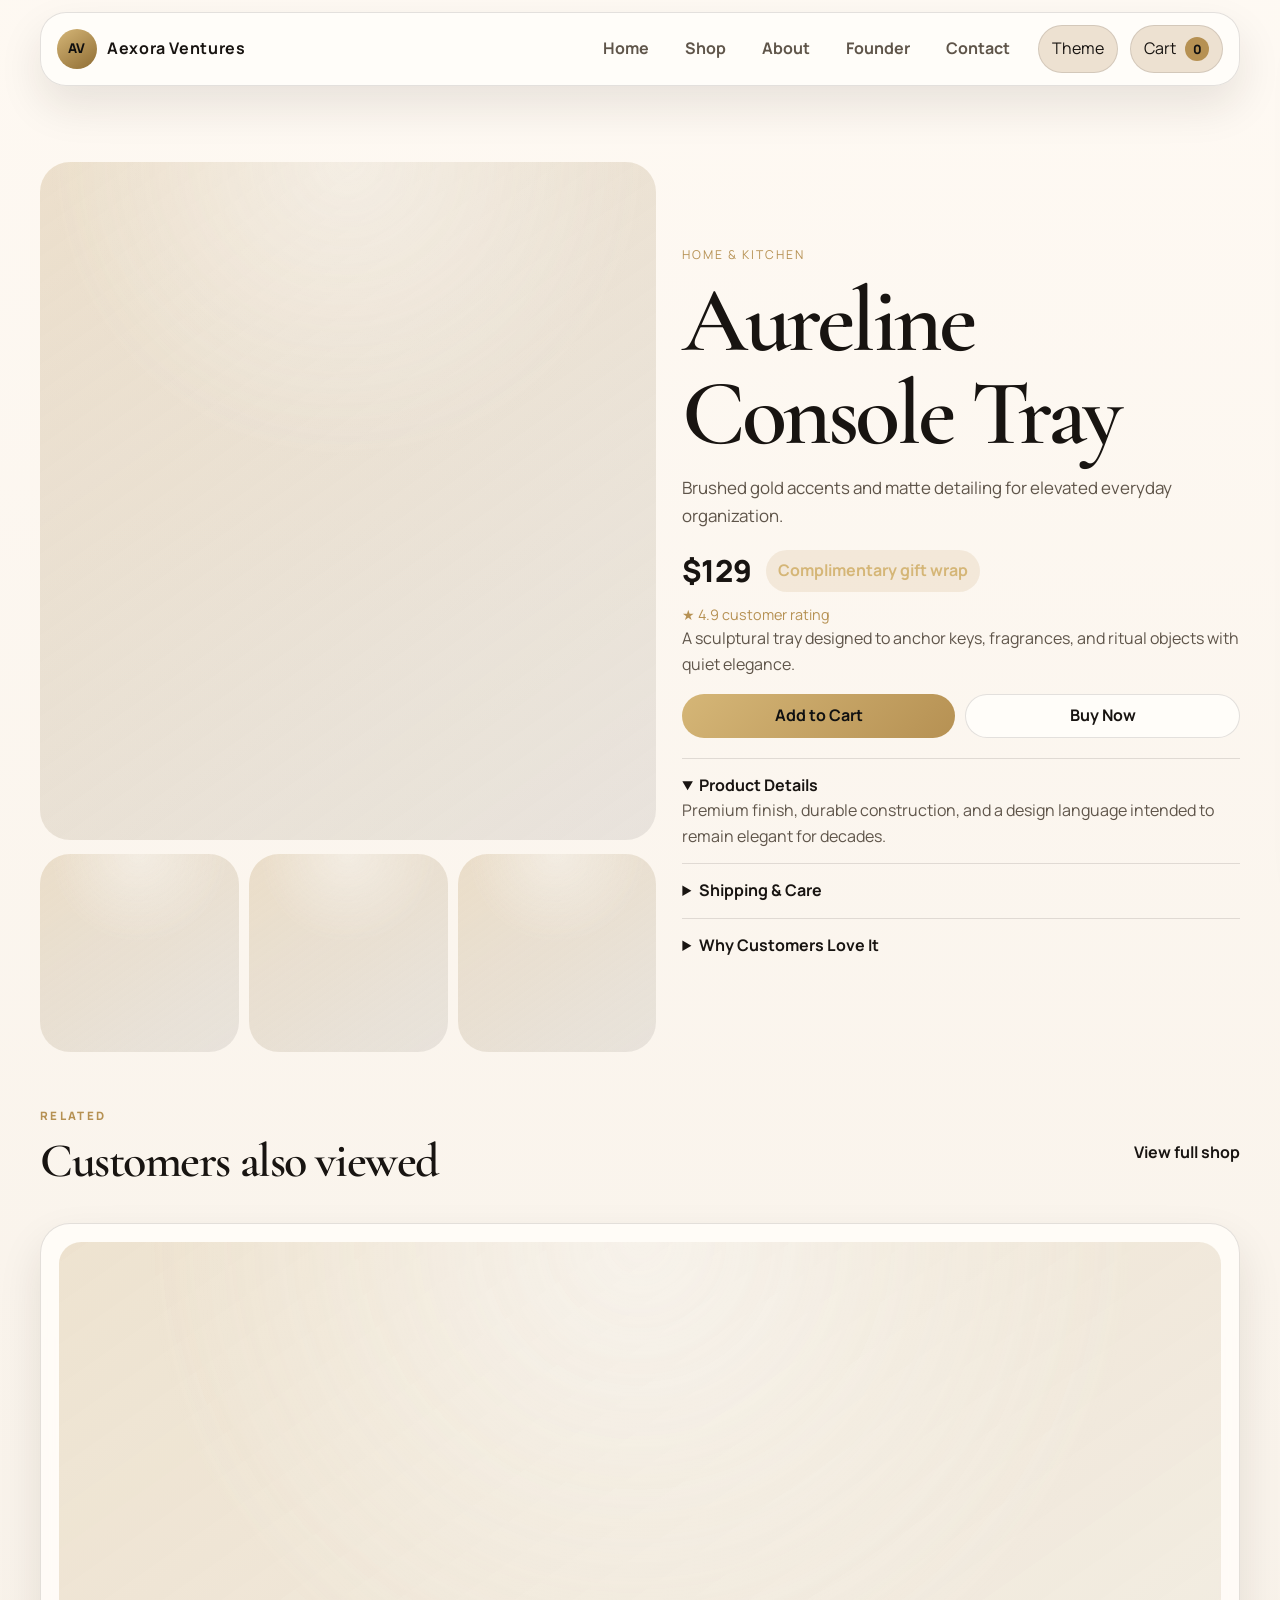
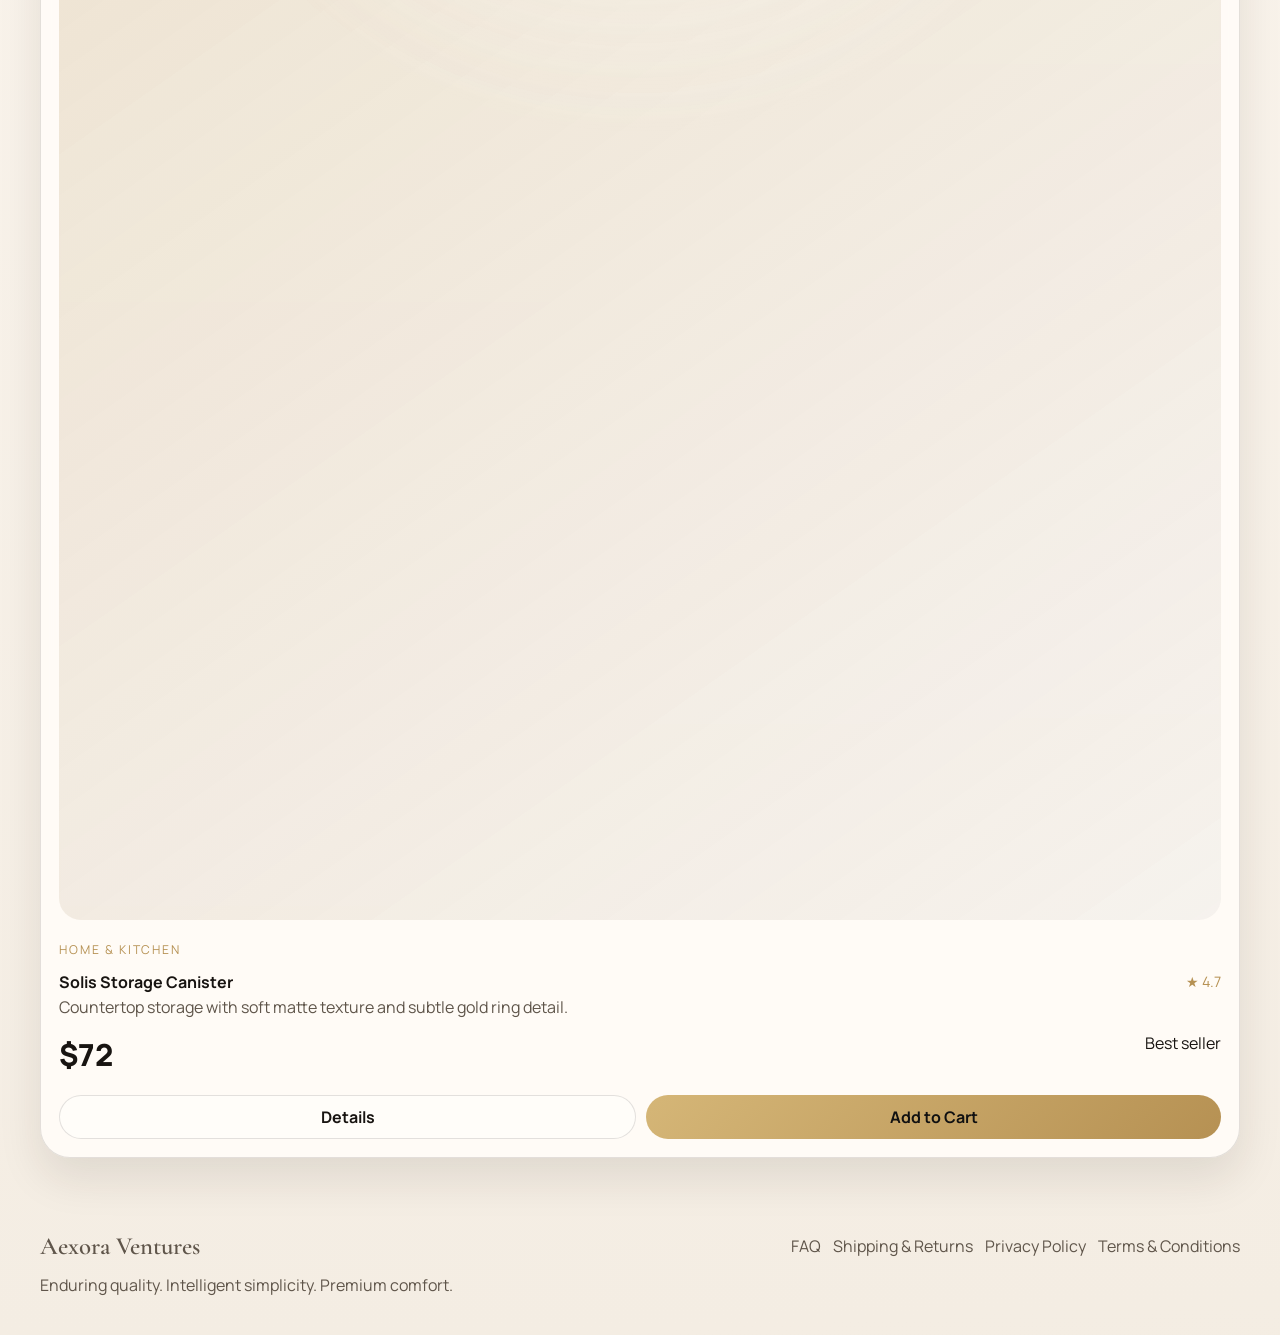
<file: product.html>
<!DOCTYPE html>
<html lang="en">
<head>
<meta charset="UTF-8">
  <meta name="viewport" content="width=device-width, initial-scale=1.0">
  <meta name="description" content="Discover premium Aexora Ventures products with refined details, trusted quality, and elevated utility.">
  <title>Product | Aexora Ventures</title>
  <link rel="preconnect" href="https://fonts.googleapis.com">
  <link rel="preconnect" href="https://fonts.gstatic.com" crossorigin>
  <link href="https://fonts.googleapis.com/css2?family=Manrope:wght@400;500;600;700;800&family=Cormorant+Garamond:wght@500;600;700&display=swap" rel="stylesheet">
  <link rel="stylesheet" href="./assets/styles.css">
</head>
<body data-page="product">
  <div class="site-shell">
    <header class="topbar">
      <a class="brand" href="index.html"><span class="brand-mark">AV</span><span class="brand-text">Aexora Ventures</span></a>
      <button class="nav-toggle" type="button" aria-label="Open navigation" aria-expanded="false">Menu</button>
      <nav class="nav">
        <a href="index.html">Home</a>
        <a href="shop.html">Shop</a>
        <a href="about.html">About</a>
        <a href="founder.html">Founder</a>
        <a href="contact.html">Contact</a>
      </nav>
      <div class="toolbar">
        <button class="icon-button" type="button" data-theme-toggle aria-label="Toggle theme">Theme</button>
        <button class="icon-button cart-button" type="button" data-cart-open>Cart <span class="cart-count" data-cart-count>0</span></button>
      </div>
    </header>

    <main class="section page-stack">
      <section class="product-layout" data-product-detail></section>

      <section class="recommendation-band">
        <div class="section-heading">
          <div>
            <p class="eyebrow">Related</p>
            <h2>Customers also viewed</h2>
          </div>
          <a class="inline-link" href="shop.html">View full shop</a>
        </div>
        <div class="product-grid" data-related-products></div>
      </section>
    </main>

    <footer class="footer">
      <div>
        <h3>Aexora Ventures</h3>
        <p>Enduring quality. Intelligent simplicity. Premium comfort.</p>
      </div>
      <div class="footer-links">
        <a href="faq.html">FAQ</a>
        <a href="shipping.html">Shipping & Returns</a>
        <a href="privacy.html">Privacy Policy</a>
        <a href="terms.html">Terms & Conditions</a>
      </div>
    </footer>
  </div>

  <aside class="cart-drawer" data-cart-drawer aria-hidden="true">
    <div class="cart-drawer-header">
      <h2>Your Cart</h2>
      <button type="button" class="icon-button" data-cart-close>Close</button>
    </div>
    <div class="cart-items" data-cart-items></div>
    <div class="checkout-box">
      <div class="price-row"><span>Subtotal</span><strong data-cart-subtotal>$0</strong></div>
      <button class="button button-primary checkout-trigger" type="button" data-checkout-open>1-Page Checkout</button>
    </div>
  </aside>

  <div class="overlay" data-overlay></div>

  <section class="checkout-modal" data-checkout-modal aria-hidden="true">
    <div class="checkout-card">
      <div class="cart-drawer-header">
        <h2>Express Checkout</h2>
        <button type="button" class="icon-button" data-checkout-close>Close</button>
      </div>
      <form class="checkout-form" data-checkout-form>
        <label>Full Name<input type="text" name="name" required></label>
        <label>Email<input type="email" name="email" required></label>
        <label>Address<input type="text" name="address" required></label>
        <label>Payment Method
          <select name="payment">
            <option>Credit / Debit Card</option>
            <option>UPI</option>
            <option>PayPal</option>
          </select>
        </label>
        <button class="button button-primary" type="submit">Complete Purchase</button>
      </form>
    </div>
  </section>

  <script src="./assets/app.js" defer></script>
</body>
</html>
</file>
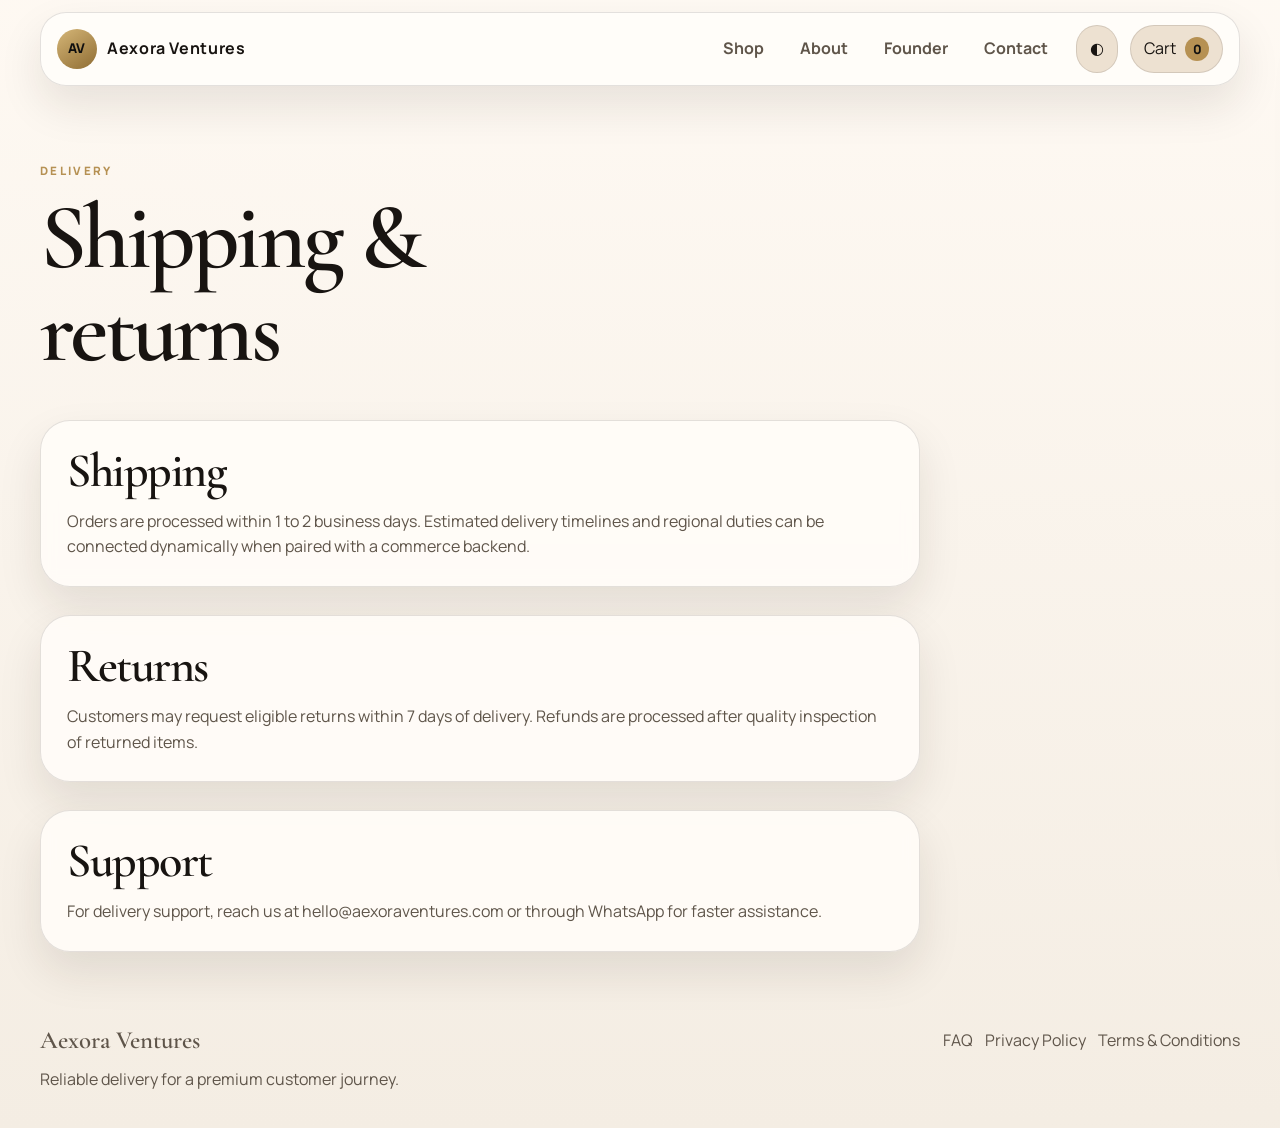
<file: shipping.html>
<!DOCTYPE html>
<html lang="en">
<head>
  <meta charset="UTF-8">
  <meta name="viewport" content="width=device-width, initial-scale=1.0, viewport-fit=cover">
  <title>Shipping & Returns | Aexora Ventures</title>
  <link rel="preconnect" href="https://fonts.googleapis.com">
  <link rel="preconnect" href="https://fonts.gstatic.com" crossorigin>
  <link href="https://fonts.googleapis.com/css2?family=Manrope:wght@400;500;600;700;800&family=Cormorant+Garamond:wght@500;600;700&display=swap" rel="stylesheet">
  <link rel="stylesheet" href="./assets/styles.css">
</head>
<body data-page="shipping">
  <div class="site-shell simple-page-shell">
    <header class="topbar">
      <a class="brand" href="index.html"><span class="brand-mark">AV</span><span class="brand-text">Aexora Ventures</span></a>
      <button class="nav-toggle" type="button" aria-label="Open navigation" aria-expanded="false">Menu</button>
      <nav class="nav"><a href="shop.html">Shop</a><a href="about.html">About</a><a href="founder.html">Founder</a><a href="contact.html">Contact</a></nav>
      <div class="toolbar"><button class="icon-button" type="button" data-theme-toggle>◐</button><button class="icon-button cart-button" type="button" data-cart-open>Cart <span class="cart-count" data-cart-count>0</span></button></div>
    </header>
    <main class="section page-stack policy-page">
      <div class="page-hero"><p class="eyebrow">Delivery</p><h1>Shipping & returns</h1></div>
      <article class="content-card"><h2>Shipping</h2><p>Orders are processed within 1 to 2 business days. Estimated delivery timelines and regional duties can be connected dynamically when paired with a commerce backend.</p></article>
      <article class="content-card"><h2>Returns</h2><p>Customers may request eligible returns within 7 days of delivery. Refunds are processed after quality inspection of returned items.</p></article>
      <article class="content-card"><h2>Support</h2><p>For delivery support, reach us at hello@aexoraventures.com or through WhatsApp for faster assistance.</p></article>
    </main>
    <footer class="footer"><div><h3>Aexora Ventures</h3><p>Reliable delivery for a premium customer journey.</p></div><div class="footer-links"><a href="faq.html">FAQ</a><a href="privacy.html">Privacy Policy</a><a href="terms.html">Terms & Conditions</a></div></footer>
  </div>
  <aside class="cart-drawer" data-cart-drawer aria-hidden="true"><div class="cart-drawer-header"><h2>Your Cart</h2><button type="button" class="icon-button" data-cart-close>Close</button></div><div class="cart-items" data-cart-items></div><div class="checkout-box"><div class="price-row"><span>Subtotal</span><strong data-cart-subtotal>$0</strong></div><button class="button button-primary checkout-trigger" type="button" data-checkout-open>1-Page Checkout</button></div></aside>
  <div class="overlay" data-overlay></div>
  <section class="checkout-modal" data-checkout-modal aria-hidden="true"><div class="checkout-card"><div class="cart-drawer-header"><h2>Express Checkout</h2><button type="button" class="icon-button" data-checkout-close>Close</button></div><form class="checkout-form" data-checkout-form><label>Full Name<input type="text" name="name" required></label><label>Email<input type="email" name="email" required></label><label>Address<input type="text" name="address" required></label><label>Payment Method<select name="payment"><option>Credit / Debit Card</option><option>UPI</option><option>PayPal</option></select></label><button class="button button-primary" type="submit">Complete Purchase</button></form></div></section>
  <script src="./assets/app.js" defer></script>
</body>
</html>
</file>
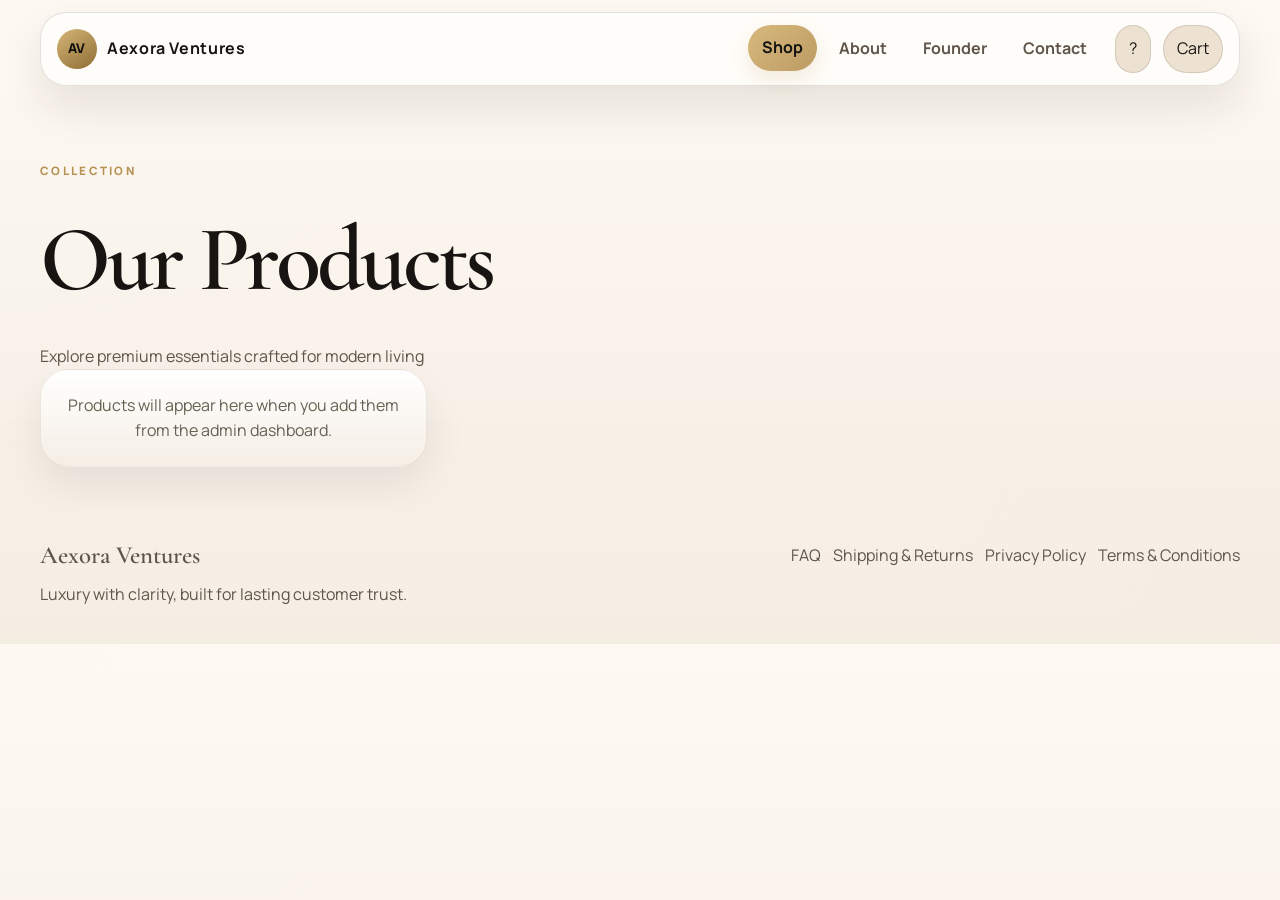
<file: shop.html>
<!DOCTYPE html>
<html lang="en">
<head>
  <meta charset="UTF-8">
  <meta name="viewport" content="width=device-width, initial-scale=1.0, viewport-fit=cover">
  <meta name="description" content="Shop the Aexora Ventures collection of premium, affordable luxury essentials.">
  <title>Shop | Aexora Ventures</title>
  <link rel="preconnect" href="https://fonts.googleapis.com">
  <link rel="preconnect" href="https://fonts.gstatic.com" crossorigin>
  <link href="https://fonts.googleapis.com/css2?family=Manrope:wght@400;500;600;700;800&family=Cormorant+Garamond:wght@500;600;700&display=swap" rel="stylesheet">
  <link rel="stylesheet" href="./assets/styles.css">
  <style>
    .shop-shell {
      display: grid;
      gap: 1.4rem;
    }

    .shop-grid {
      display: grid;
      grid-template-columns: repeat(3, minmax(0, 1fr));
      gap: 1.2rem;
    }

    .shop-card,
    .shop-empty {
      border-radius: 28px;
      overflow: hidden;
      background: linear-gradient(180deg, rgba(255, 255, 255, 0.96), rgba(244, 238, 228, 0.92));
      border: 1px solid rgba(139, 90, 43, 0.12);
      box-shadow: 0 18px 42px rgba(21, 16, 8, 0.08);
    }

    .shop-card-media {
      position: relative;
      padding: 0.9rem 0.9rem 0;
    }

    .shop-card-media img {
      width: 100%;
      height: 240px;
      object-fit: cover;
      border-radius: 22px;
      display: block;
      background: #efe8da;
    }

    .shop-card-body {
      display: grid;
      gap: 0.9rem;
      padding: 1rem 1rem 1.1rem;
    }

    .shop-card-head {
      display: flex;
      align-items: start;
      justify-content: space-between;
      gap: 0.75rem;
    }

    .shop-card h3 {
      margin: 0;
      font-family: "Cormorant Garamond", serif;
      font-size: 1.55rem;
      line-height: 1;
    }

    .shop-price {
      white-space: nowrap;
      font-weight: 800;
      color: #8b5a2b;
      font-size: 1rem;
    }

    .shop-description {
      margin: 0;
      color: #666052;
      line-height: 1.7;
      font-size: 0.95rem;
    }

    .shop-meta {
      display: flex;
      flex-wrap: wrap;
      gap: 0.65rem;
    }

    .shop-chip {
      display: inline-flex;
      align-items: center;
      padding: 0.48rem 0.82rem;
      border-radius: 999px;
      background: rgba(139, 90, 43, 0.08);
      color: #8b5a2b;
      font-size: 0.82rem;
      font-weight: 700;
    }

    .shop-pay-button {
      border: 0;
      border-radius: 999px;
      padding: 0.95rem 1.15rem;
      font-weight: 800;
      cursor: pointer;
      background: linear-gradient(135deg, #1b1b1b, #000000);
      color: #fff;
      box-shadow: 0 14px 28px rgba(0, 0, 0, 0.18);
    }

    .shop-empty {
      padding: 1.4rem;
      text-align: center;
      color: #666052;
    }

    .payment-overlay {
      position: fixed;
      inset: 0;
      background: rgba(20, 16, 10, 0.55);
      display: none;
      align-items: center;
      justify-content: center;
      padding: 1rem;
      z-index: 100;
    }

    .payment-overlay.open {
      display: flex;
    }

    .payment-modal {
      width: min(620px, 100%);
      background: linear-gradient(180deg, #fffdf8, #f6efe3);
      border-radius: 32px;
      padding: 1.7rem;
      box-shadow: 0 28px 90px rgba(0, 0, 0, 0.18);
      border: 1px solid rgba(139, 90, 43, 0.12);
      display: grid;
      gap: 1.2rem;
    }

    .payment-modal h2,
    .payment-modal h3 {
      margin: 0;
      font-family: "Cormorant Garamond", serif;
    }

    .payment-modal p {
      margin: 0;
      color: #666052;
      line-height: 1.7;
    }

    .payment-grid {
      display: grid;
      grid-template-columns: 240px 1fr;
      gap: 1.35rem;
      align-items: start;
    }

    .qr-panel {
      padding: 1rem;
      border-radius: 26px;
      background: linear-gradient(180deg, #ffffff, #faf5ec);
      border: 1px solid rgba(139, 90, 43, 0.14);
      box-shadow: 0 14px 34px rgba(0, 0, 0, 0.07);
      text-align: center;
    }

    .qr-panel img {
      width: 100%;
      aspect-ratio: 1;
      object-fit: cover;
      border-radius: 18px;
      background: #f3eee4;
      border: 1px solid rgba(0, 0, 0, 0.06);
    }

    .qr-caption {
      margin-top: 0.85rem;
      color: #8b5a2b;
      font-size: 0.82rem;
      font-weight: 800;
      letter-spacing: 0.12em;
      text-transform: uppercase;
    }

    .payment-fields {
      display: grid;
      gap: 0.95rem;
      align-content: start;
    }

    .payment-fields input,
    .payment-fields textarea {
      width: 100%;
      padding: 0.9rem 1rem;
      border-radius: 16px;
      border: 1px solid rgba(0, 0, 0, 0.1);
      font: inherit;
      background: rgba(255, 255, 255, 0.88);
    }

    .payment-fields input:focus,
    .payment-fields textarea:focus {
      outline: none;
      border-color: rgba(139, 90, 43, 0.36);
      box-shadow: 0 0 0 4px rgba(139, 90, 43, 0.08);
    }

    .payment-label {
      display: grid;
      gap: 0.45rem;
    }

    .payment-label span {
      font-size: 0.82rem;
      font-weight: 700;
      color: #6e6557;
    }

    .payment-actions {
      display: flex;
      flex-wrap: wrap;
      gap: 0.8rem;
      justify-content: flex-end;
    }

    .payment-button,
    .payment-button-secondary {
      border: 0;
      border-radius: 999px;
      padding: 0.9rem 1.2rem;
      font-weight: 800;
      cursor: pointer;
    }

    .payment-button {
      background: #111;
      color: #fff;
    }

    .payment-button-secondary {
      background: rgba(0, 0, 0, 0.06);
      color: #111;
    }

    .payment-total {
      font-size: 1.12rem;
      font-weight: 800;
      color: #8b5a2b;
    }

    .payment-mini-note {
      padding: 0.9rem 1rem;
      border-radius: 18px;
      background: rgba(255, 255, 255, 0.66);
      border: 1px solid rgba(139, 90, 43, 0.08);
      font-size: 0.92rem;
    }

    @media (max-width: 720px) {
      .shop-grid {
        grid-template-columns: 1fr;
      }

      .payment-grid {
        grid-template-columns: 1fr;
      }
    }
  </style>
</head>
<body data-page="shop" onload="loadProducts()">
  <div class="site-shell">
    <header class="topbar">
      <a class="brand" href="index.html">
        <span class="brand-mark">AV</span>
        <span class="brand-text">Aexora Ventures</span>
      </a>

      <button class="nav-toggle" type="button">Menu</button>

      <nav class="nav">
        <a href="shop.html" aria-current="page">Shop</a>
        <a href="about.html">About</a>
        <a href="founder.html">Founder</a>
        <a href="contact.html">Contact</a>
      </nav>

      <div class="toolbar">
        <button class="icon-button">?</button>
        <button class="icon-button">Cart</button>
      </div>
    </header>

    <main class="section">
      <div class="page-hero shop-shell">
        <p class="eyebrow">Collection</p>
        <h1>Our Products</h1>
        <p>Explore premium essentials crafted for modern living</p>
      </div>

      <div id="products" class="shop-grid"></div>
    </main>

    <footer class="footer">
      <div>
        <h3>Aexora Ventures</h3>
        <p>Luxury with clarity, built for lasting customer trust.</p>
      </div>

      <div class="footer-links">
        <a href="faq.html">FAQ</a>
        <a href="shipping.html">Shipping & Returns</a>
        <a href="privacy.html">Privacy Policy</a>
        <a href="terms.html">Terms & Conditions</a>
      </div>
    </footer>
  </div>

  <div class="payment-overlay" id="paymentOverlay">
    <div class="payment-modal">
      <div>
        <h2>Complete Payment</h2>
        <p>Scan the GPay QR below, make the payment, then confirm it here.</p>
      </div>
      <div class="payment-grid">
        <div class="qr-panel">
          <img src="assets/gpay-qr.jpeg" alt="GPay QR code">
          <div class="qr-caption">Scan To Pay</div>
        </div>
        <div class="payment-fields">
          <div>
            <h3 id="paymentProductName">Selected product</h3>
            <p class="payment-total" id="paymentAmount">Rs. 0</p>
          </div>
          <label class="payment-label">
            <span>Customer Name</span>
            <input id="customerName" type="text" placeholder="Customer name">
          </label>
          <label class="payment-label">
            <span>Customer Email</span>
            <input id="customerEmail" type="email" placeholder="Customer email">
          </label>
          <label class="payment-label">
            <span>Delivery Address</span>
            <textarea id="customerAddress" rows="3" placeholder="Delivery address"></textarea>
          </label>
          <label class="payment-label">
            <span>Payment Reference</span>
            <input id="transactionRef" type="text" placeholder="GPay reference / UTR number (optional)">
          </label>
          <p class="payment-mini-note">Scan the QR, complete the payment in GPay, then click <strong>I Have Paid</strong> to submit your order.</p>
        </div>
      </div>
      <div class="payment-actions">
        <button class="payment-button-secondary" type="button" onclick="closePaymentModal()">Cancel</button>
        <button class="payment-button" type="button" onclick="confirmQrPayment()">I Have Paid</button>
      </div>
    </div>
  </div>

  <script>
    const API_BASE = window.location.hostname === "localhost"
      ? "http://localhost:3000/api"
      : "https://api.aexoraventures.in/api";
    const PUBLIC_PRODUCTS_KEY = "aexora-public-products";
    const ORDERS_KEY = "aexora-orders";
    let activeProductId = "";
    let activeProducts = [];

    async function loadProducts() {
      const container = document.getElementById("products");
      let products = [];

      try {
        products = await fetchJson(`${API_BASE}/products`);
        localStorage.setItem(PUBLIC_PRODUCTS_KEY, JSON.stringify(products));
      } catch {
        products = loadLocalProducts();
      }

      activeProducts = products;
      container.innerHTML = "";

      if (!products.length) {
        container.innerHTML = '<div class="shop-empty">Products will appear here when you add them from the admin dashboard.</div>';
        return;
      }

      products.forEach((product) => {
        container.innerHTML += `
          <article class="shop-card">
            <div class="shop-card-media">
              <img src="${escapeHtml(product.image || "")}" alt="${escapeHtml(product.name || "Product")}">
            </div>
            <div class="shop-card-body">
              <div class="shop-card-head">
                <h3>${escapeHtml(product.name || "Untitled Product")}</h3>
                <span class="shop-price">Rs. ${Number(product.price || 0).toFixed(0)}</span>
              </div>
              <div class="shop-meta">
                <span class="shop-chip">${escapeHtml(product.category || "Collection")}</span>
                <span class="shop-chip">${Number(product.stock || 0)} in stock</span>
              </div>
              <p class="shop-description">${escapeHtml(product.description || "Premium product from Aexora Ventures.")}</p>
              <button class="shop-pay-button" onclick="openPaymentModal('${escapeHtml(product.id)}')">
                Pay With GPay QR
              </button>
            </div>
          </article>
        `;
      });
    }

    function openPaymentModal(productId) {
      const product = activeProducts.find((item) => String(item.id) === String(productId));
      if (!product) {
        alert("Product not found.");
        return;
      }
      if (Number(product.stock || 0) <= 0) {
        alert("This product is out of stock.");
        return;
      }

      activeProductId = productId;
      document.getElementById("paymentProductName").textContent = product.name || "Selected product";
      document.getElementById("paymentAmount").textContent = `Rs. ${Number(product.price || 0).toFixed(0)}`;
      document.getElementById("paymentOverlay").classList.add("open");
    }

    function closePaymentModal() {
      document.getElementById("paymentOverlay").classList.remove("open");
      activeProductId = "";
    }

    async function confirmQrPayment() {
      if (!activeProductId) return;

      const customerName = document.getElementById("customerName").value.trim();
      const customerEmail = document.getElementById("customerEmail").value.trim();
      const customerAddress = document.getElementById("customerAddress").value.trim();
      const transactionRef = document.getElementById("transactionRef").value.trim();

      if (!customerName || !customerEmail || !customerAddress) {
        alert("Please fill customer name, email, and address.");
        return;
      }

      try {
        const result = await fetchJson(`${API_BASE}/checkout`, {
          method: "POST",
          headers: { "Content-Type": "application/json" },
          body: JSON.stringify({
            productId: activeProductId,
            customerName,
            customerEmail,
            customerAddress,
            transactionRef,
            paymentMethod: "GPay QR",
            paymentStatus: "Paid"
          })
        });

        await syncLocalMirror();
        closePaymentModal();
        resetPaymentFields();
        alert(result.message || "Payment successful.");
        loadProducts();
      } catch (error) {
        alert("Payment recording failed. Make sure the backend server is running.");
      }
    }

    async function syncLocalMirror() {
      try {
        const [products, orders] = await Promise.all([
          fetchJson(`${API_BASE}/products`),
          fetchJson(`${API_BASE}/orders`)
        ]);
        localStorage.setItem(PUBLIC_PRODUCTS_KEY, JSON.stringify(products));
        localStorage.setItem(ORDERS_KEY, JSON.stringify(orders));
      } catch {
      }
    }

    function resetPaymentFields() {
      document.getElementById("customerName").value = "";
      document.getElementById("customerEmail").value = "";
      document.getElementById("customerAddress").value = "";
      document.getElementById("transactionRef").value = "";
    }

    function loadLocalProducts() {
      try {
        const saved = JSON.parse(localStorage.getItem(PUBLIC_PRODUCTS_KEY));
        return Array.isArray(saved) ? saved : [];
      } catch {
        return [];
      }
    }

    async function fetchJson(url, options) {
      const response = await fetch(url, options);
      if (!response.ok) {
        throw new Error(`Request failed: ${response.status}`);
      }
      return response.json();
    }

    function escapeHtml(value) {
      return String(value || "")
        .replace(/&/g, "&amp;")
        .replace(/</g, "&lt;")
        .replace(/>/g, "&gt;")
        .replace(/"/g, "&quot;")
        .replace(/'/g, "&#39;");
    }
  </script>
</body>
</html>
</file>
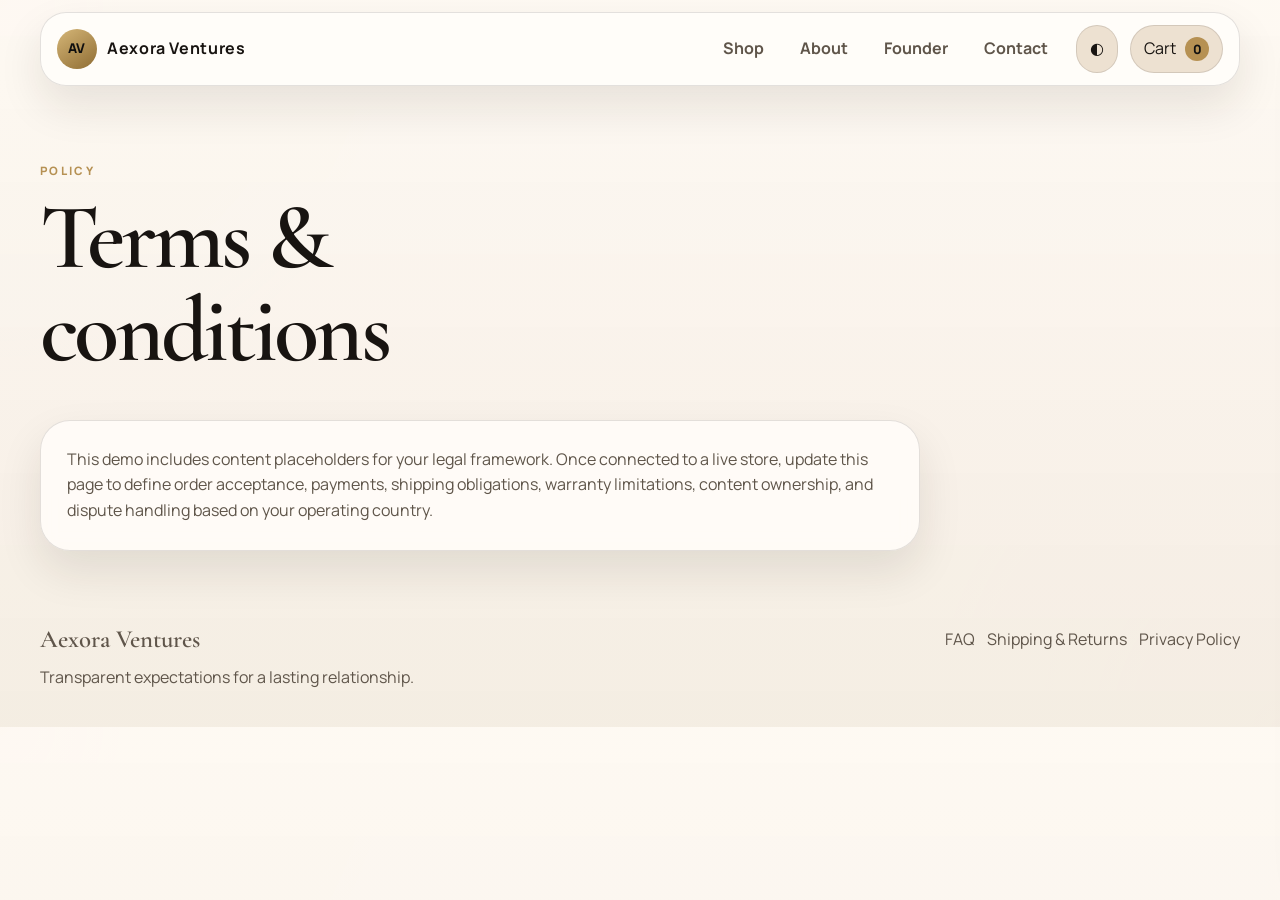
<file: terms.html>
<!DOCTYPE html>
<html lang="en">
<head>
  <meta charset="UTF-8">
  <meta name="viewport" content="width=device-width, initial-scale=1.0, viewport-fit=cover">
  <title>Terms & Conditions | Aexora Ventures</title>
  <link rel="preconnect" href="https://fonts.googleapis.com">
  <link rel="preconnect" href="https://fonts.gstatic.com" crossorigin>
  <link href="https://fonts.googleapis.com/css2?family=Manrope:wght@400;500;600;700;800&family=Cormorant+Garamond:wght@500;600;700&display=swap" rel="stylesheet">
  <link rel="stylesheet" href="./assets/styles.css">
</head>
<body data-page="terms">
  <div class="site-shell simple-page-shell">
    <header class="topbar">
      <a class="brand" href="index.html"><span class="brand-mark">AV</span><span class="brand-text">Aexora Ventures</span></a>
      <button class="nav-toggle" type="button" aria-label="Open navigation" aria-expanded="false">Menu</button>
      <nav class="nav"><a href="shop.html">Shop</a><a href="about.html">About</a><a href="founder.html">Founder</a><a href="contact.html">Contact</a></nav>
      <div class="toolbar"><button class="icon-button" type="button" data-theme-toggle>◐</button><button class="icon-button cart-button" type="button" data-cart-open>Cart <span class="cart-count" data-cart-count>0</span></button></div>
    </header>
    <main class="section page-stack policy-page">
      <div class="page-hero"><p class="eyebrow">Policy</p><h1>Terms & conditions</h1></div>
      <article class="content-card"><p>This demo includes content placeholders for your legal framework. Once connected to a live store, update this page to define order acceptance, payments, shipping obligations, warranty limitations, content ownership, and dispute handling based on your operating country.</p></article>
    </main>
    <footer class="footer"><div><h3>Aexora Ventures</h3><p>Transparent expectations for a lasting relationship.</p></div><div class="footer-links"><a href="faq.html">FAQ</a><a href="shipping.html">Shipping & Returns</a><a href="privacy.html">Privacy Policy</a></div></footer>
  </div>
  <aside class="cart-drawer" data-cart-drawer aria-hidden="true"><div class="cart-drawer-header"><h2>Your Cart</h2><button type="button" class="icon-button" data-cart-close>Close</button></div><div class="cart-items" data-cart-items></div><div class="checkout-box"><div class="price-row"><span>Subtotal</span><strong data-cart-subtotal>$0</strong></div><button class="button button-primary checkout-trigger" type="button" data-checkout-open>1-Page Checkout</button></div></aside>
  <div class="overlay" data-overlay></div>
  <section class="checkout-modal" data-checkout-modal aria-hidden="true"><div class="checkout-card"><div class="cart-drawer-header"><h2>Express Checkout</h2><button type="button" class="icon-button" data-checkout-close>Close</button></div><form class="checkout-form" data-checkout-form><label>Full Name<input type="text" name="name" required></label><label>Email<input type="email" name="email" required></label><label>Address<input type="text" name="address" required></label><label>Payment Method<select name="payment"><option>Credit / Debit Card</option><option>UPI</option><option>PayPal</option></select></label><button class="button button-primary" type="submit">Complete Purchase</button></form></div></section>
  <script src="./assets/app.js" defer></script>
</body>
</html>
</file>
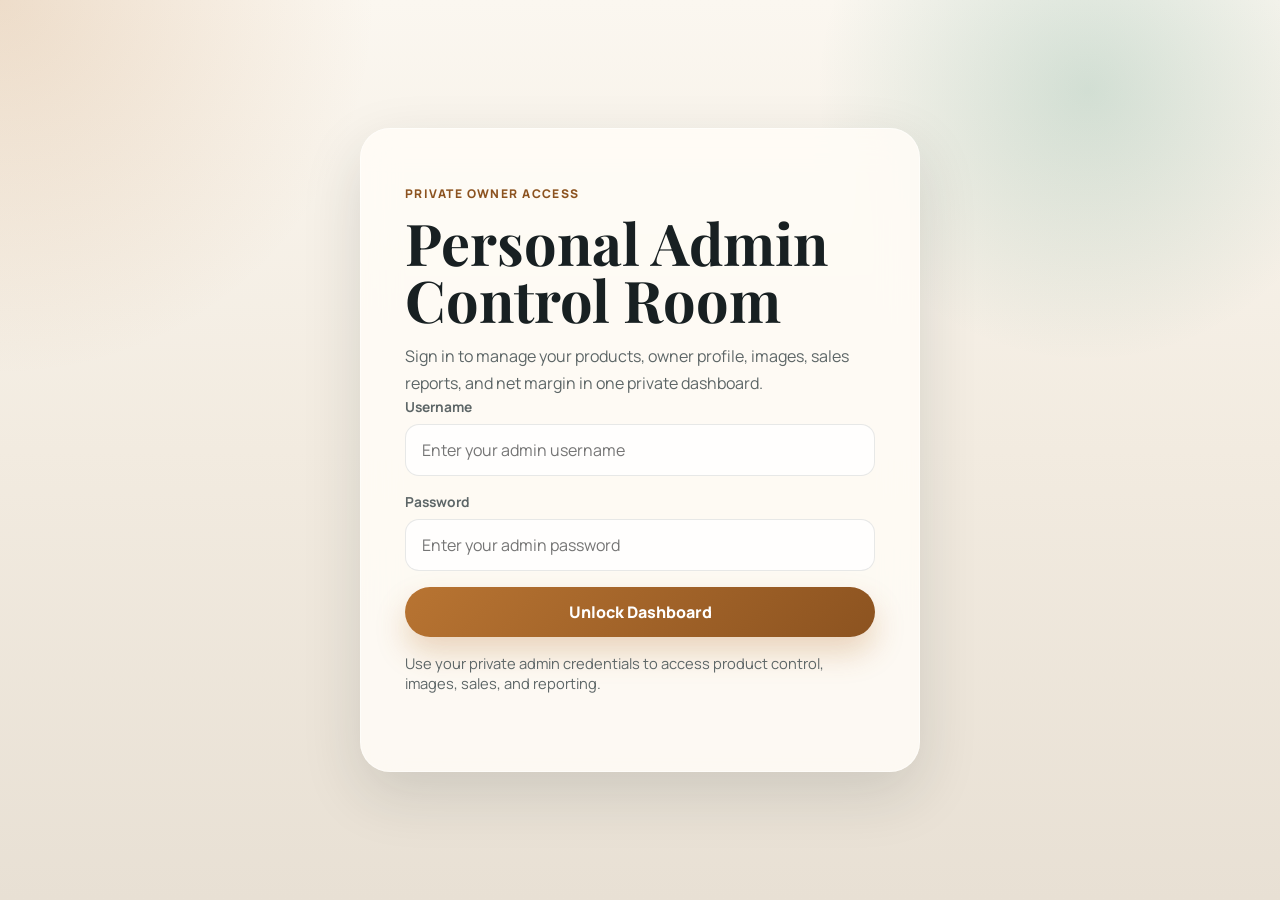
<file: admin/dashboard.html>
﻿<!DOCTYPE html>
<html lang="en">
<head>
  <meta charset="UTF-8">
  <meta name="viewport" content="width=device-width, initial-scale=1.0">
  <title>Owner Admin Dashboard</title>
  <meta name="description" content="Personal owner dashboard for products, sales, margins, and business information.">
  <link rel="preconnect" href="https://fonts.googleapis.com">
  <link rel="preconnect" href="https://fonts.gstatic.com" crossorigin>
  <link href="https://fonts.googleapis.com/css2?family=Manrope:wght@400;500;600;700;800&family=Playfair+Display:wght@600;700&display=swap" rel="stylesheet">
  <link rel="stylesheet" href="dashboard.css">
</head>
<body>
  <div class="page-shell">
    <section class="login-screen" id="loginScreen">
      <div class="login-card">
        <p class="eyebrow">Private Owner Access</p>
        <h1>Personal Admin Control Room</h1>
        <p class="lead">Sign in to manage your products, owner profile, images, sales reports, and net margin in one private dashboard.</p>

        <form id="loginForm" class="login-form">
          <label>
            <span>Username</span>
            <input id="username" name="username" type="text" autocomplete="username" placeholder="Enter your admin username" required>
          </label>
          <label>
            <span>Password</span>
            <input id="password" name="password" type="password" autocomplete="current-password" placeholder="Enter your admin password" required>
          </label>
          <button type="submit" class="primary-button">Unlock Dashboard</button>
          <p class="login-hint">Use your private admin credentials to access product control, images, sales, and reporting.</p>
          <p class="login-error" id="loginError" role="alert" aria-live="polite"></p>
        </form>
      </div>
    </section>

    <main class="dashboard hidden" id="dashboardApp">
      <header class="topbar">
        <div>
          <p class="eyebrow">Owner Intelligence Panel</p>
          <h1>Personal Admin Dashboard</h1>
          <p class="lead compact">Track your products, update your information, review margins, and monitor business performance privately.</p>
        </div>
        <div class="topbar-actions">
          <button id="loadSampleDataBtn" class="ghost-button" type="button">Load Demo Data</button>
          <button id="logoutBtn" class="primary-button" type="button">Log Out</button>
        </div>
      </header>

      <section class="hero-grid">
        <article class="owner-card panel">
          <div class="panel-head">
            <div>
              <p class="panel-label">Owner Profile</p>
              <h2>Your business identity</h2>
            </div>
            <span class="status-badge">Private Mode</span>
          </div>

          <div class="owner-card-body">
            <img id="ownerPreview" class="owner-avatar" src="../img123.jpeg" alt="Owner preview">
            <div class="owner-copy">
              <h3 id="ownerNameDisplay">Your Name</h3>
              <p id="ownerRoleDisplay">Founder / Owner</p>
              <p id="ownerBioDisplay">Add your profile summary, ownership goals, and brand story here.</p>
              <div class="mini-meta">
                <span id="ownerEmailDisplay">yourname@email.com</span>
                <span id="ownerPhoneDisplay">+91 00000 00000</span>
              </div>
            </div>
          </div>
        </article>

        <article class="panel spotlight-panel">
          <div class="panel-head">
            <div>
              <p class="panel-label">Business Snapshot</p>
              <h2>Performance today</h2>
            </div>
          </div>
          <div class="spotlight-stats" id="summaryCards"></div>
        </article>
      </section>

      <section class="analytics-grid">
        <article class="panel">
          <div class="panel-head">
            <div>
              <p class="panel-label">Sales Report</p>
              <h2>Revenue and margin view</h2>
            </div>
          </div>
          <div class="report-grid" id="reportCards"></div>
          <div class="chart-panel">
            <div class="chart-head">
              <h3>Monthly sales trend</h3>
              <p>Your manual monthly inputs are visualized here.</p>
            </div>
            <div class="chart-bars" id="salesChart"></div>
          </div>
        </article>

        <article class="panel">
          <div class="panel-head">
            <div>
              <p class="panel-label">Special Access</p>
              <h2>Publishing and verification</h2>
            </div>
          </div>
          <ul class="checklist" id="ownerChecklist"></ul>
          <div class="access-links">
            <a class="ghost-button inline-action" href="../product.html" target="_blank" rel="noreferrer">Open Product Page</a>
            <a class="ghost-button inline-action" href="../index.html#categories" target="_blank" rel="noreferrer">Open Categories</a>
          </div>
        </article>
      </section>

      <section class="editor-grid">
        <article class="panel">
          <div class="panel-head">
            <div>
              <p class="panel-label">Owner Settings</p>
              <h2>Personal information</h2>
            </div>
          </div>
          <form id="ownerForm" class="stack-form">
            <label><span>Owner name</span><input name="name" type="text" placeholder="Your full name"></label>
            <label><span>Role / title</span><input name="role" type="text" placeholder="Founder, Owner, CEO"></label>
            <label><span>Email</span><input name="email" type="email" placeholder="you@example.com"></label>
            <label><span>Phone</span><input name="phone" type="text" placeholder="+91 98765 43210"></label>
            <label><span>Profile image URL</span><input name="image" type="url" placeholder="https://example.com/your-photo.jpg"></label>
            <label><span>Bio / summary</span><textarea name="bio" rows="4" placeholder="Add your personal business profile, goals, and ownership details."></textarea></label>
            <button type="submit" class="primary-button">Save Owner Details</button>
          </form>
        </article>

        <article class="panel">
          <div class="panel-head">
            <div>
              <p class="panel-label">Business Inputs</p>
              <h2>Sales and finance details</h2>
            </div>
          </div>
          <form id="reportForm" class="stack-form">
            <label><span>Weekly sales amount</span><input name="weeklySales" type="number" min="0" step="0.01" placeholder="120000"></label>
            <label><span>Monthly sales amount</span><input name="monthlySales" type="number" min="0" step="0.01" placeholder="550000"></label>
            <label><span>Yearly sales amount</span><input name="yearlySales" type="number" min="0" step="0.01" placeholder="6600000"></label>
            <label><span>Weekly orders</span><input name="weeklyOrders" type="number" min="0" step="1" placeholder="42"></label>
            <label><span>Monthly orders</span><input name="monthlyOrders" type="number" min="0" step="1" placeholder="180"></label>
            <label><span>Yearly orders</span><input name="yearlyOrders" type="number" min="0" step="1" placeholder="2100"></label>
            <label><span>Monthly expenses</span><input name="monthlyExpenses" type="number" min="0" step="0.01" placeholder="180000"></label>
            <label><span>Net margin (%)</span><input name="netMargin" type="number" min="0" max="100" step="0.01" placeholder="24"></label>
            <label><span>Top channel</span><input name="topChannel" type="text" placeholder="Instagram, Website, Marketplace"></label>
            <label><span>Owner note</span><textarea name="note" rows="4" placeholder="Add strategy notes, daily targets, or important business reminders."></textarea></label>
            <button type="submit" class="primary-button">Save Report Details</button>
          </form>
        </article>
      </section>

      <section class="panel">
        <div class="panel-head">
          <div>
            <p class="panel-label">Product Manager</p>
            <h2>Add product details and images</h2>
          </div>
        </div>
        <form id="productForm" class="product-form">
          <label><span>Product name</span><input name="name" type="text" placeholder="Luxury Travel Organizer" required></label>
          <label><span>Category</span><input name="category" type="text" placeholder="Travel, Home, Tech" required></label>
          <label><span>SKU / product code</span><input name="sku" type="text" placeholder="AXV-TR-001" required></label>
          <label><span>Status</span><select name="status"><option value="Active">Active</option><option value="Draft">Draft</option><option value="Out of Stock">Out of Stock</option></select></label>
          <label><span>Price</span><input name="price" type="number" min="0" step="0.01" placeholder="2499" required></label>
          <label><span>Cost price</span><input name="costPrice" type="number" min="0" step="0.01" placeholder="1450" required></label>
          <label><span>Units sold</span><input name="unitsSold" type="number" min="0" step="1" placeholder="120" required></label>
          <label><span>Stock left</span><input name="stock" type="number" min="0" step="1" placeholder="45" required></label>
          <label><span>Image URL</span><input name="image" type="url" placeholder="https://example.com/product-image.jpg"></label>
          <label><span>Upload image</span><input name="imageFile" type="file" accept="image/*"></label>
          <label><span>Weekly sales</span><input name="weeklySales" type="number" min="0" step="0.01" placeholder="28000"></label>
          <label><span>Monthly sales</span><input name="monthlySales" type="number" min="0" step="0.01" placeholder="95000"></label>
          <label><span>Yearly sales</span><input name="yearlySales" type="number" min="0" step="0.01" placeholder="1100000"></label>
          <label class="checkbox-field"><input name="featured" type="checkbox"><span>Feature this product on admin overview</span></label>
          <label class="wide"><span>Description</span><textarea name="description" rows="4" placeholder="Add full product information, specifications, and selling points." required></textarea></label>
          <p class="form-note wide" id="productStatus" aria-live="polite"></p>
          <button type="submit" class="primary-button">Add Product</button>
        </form>
      </section>

      <section class="panel">
        <div class="panel-head">
          <div>
            <p class="panel-label">Inventory Overview</p>
            <h2>Your product list</h2>
          </div>
        </div>
        <div class="product-grid" id="productList"></div>
      </section>
    </main>
  </div>

  <script src="dashboard.js"></script>
</body>
</html>
</file>
<file: assets/styles.css>
:root {
  color-scheme: light;
  --bg: #f4ede3;
  --surface: rgba(255, 252, 248, 0.92);
  --surface-solid: #fffdf9;
  --surface-strong: #ede1d1;
  --text: #181411;
  --muted: #5f554a;
  --line: rgba(24, 20, 17, 0.12);
  --gold: #b69153;
  --gold-strong: #d5b677;
  --shadow: 0 20px 44px rgba(42, 29, 15, 0.1);
  --radius-lg: 30px;
  --radius-md: 22px;
  --radius-sm: 16px;
  --max-width: 1200px;
}

body[data-theme="dark"] {
  color-scheme: dark;
  --bg: #101010;
  --surface: rgba(25, 25, 25, 0.88);
  --surface-solid: #161616;
  --surface-strong: #212121;
  --text: #f7f1e8;
  --muted: #b8ad9f;
  --line: rgba(247, 241, 232, 0.13);
  --gold: #d7b679;
  --gold-strong: #edd4a5;
  --shadow: 0 24px 58px rgba(0, 0, 0, 0.36);
}

* { box-sizing: border-box; }
html { scroll-behavior: smooth; }
body {
  margin: 0;
  -webkit-text-size-adjust: 100%;
  background:
    linear-gradient(180deg, rgba(255, 250, 244, 0.94), rgba(244, 237, 227, 0.98)),
    radial-gradient(circle at top left, rgba(182, 145, 83, 0.1), transparent 28%),
    radial-gradient(circle at bottom right, rgba(182, 145, 83, 0.08), transparent 24%),
    var(--bg);
  color: var(--text);
  font-family: "Manrope", sans-serif;
  line-height: 1.6;
  transition: background-color 220ms ease, color 220ms ease;
}
a { color: inherit; text-decoration: none; }
img { max-width: 100%; display: block; }
button, input, select, textarea { font: inherit; }
.site-shell { width: min(calc(100% - 34px), var(--max-width)); margin: 0 auto; }

.topbar {
  position: sticky;
  top: 12px;
  z-index: 20;
  display: flex;
  align-items: center;
  justify-content: flex-start;
  gap: 14px;
  margin-top: 12px;
  padding: 12px 16px;
  border: 1px solid var(--line);
  border-radius: 26px;
  background: rgba(255, 253, 249, 0.94);
  backdrop-filter: blur(10px);
  box-shadow: var(--shadow);
}

body[data-theme="dark"] .topbar { background: rgba(16, 16, 16, 0.9); }

.brand {
  display: inline-flex;
  align-items: center;
  gap: 10px;
  font-weight: 700;
  letter-spacing: 0.04em;
}

.brand-mark {
  display: grid;
  place-items: center;
  width: 40px;
  height: 40px;
  border-radius: 50%;
  background: linear-gradient(145deg, var(--gold-strong), #8f6d34);
  color: #0f0f0f;
  font-size: 0.84rem;
  font-weight: 800;
}

.nav {
  display: flex;
  align-items: center;
  gap: 8px;
  margin-left: auto;
}

.nav a {
  padding: 10px 14px;
  border-radius: 999px;
  color: var(--muted);
  font-weight: 700;
  transition: color 180ms ease, background-color 180ms ease, transform 180ms ease, box-shadow 180ms ease;
}

.nav a:hover,
.nav a[aria-current="page"] {
  color: var(--text);
  background: rgba(182, 145, 83, 0.12);
  transform: translateY(-1px);
}

.nav a[aria-current="page"] {
  background: linear-gradient(135deg, rgba(213, 182, 119, 0.96), rgba(182, 145, 83, 0.9));
  color: #111111;
  box-shadow: 0 8px 20px rgba(182, 145, 83, 0.18);
}

.toolbar, .hero-actions, .hero-metrics, .footer-links { display: flex; gap: 12px; flex-wrap: wrap; }
.toolbar { align-items: center; }
.page-stack { display: grid; gap: clamp(1.25rem, 2.2vw, 1.9rem); }

.nav-toggle, .icon-button, .button {
  cursor: pointer;
  border: 0;
  transition: transform 180ms ease, background-color 180ms ease, color 180ms ease, border-color 180ms ease;
}

.nav-toggle, .icon-button {
  padding: 10px 13px;
  border-radius: 999px;
  background: var(--surface-strong);
  color: var(--text);
  border: 1px solid var(--line);
}

.icon-button:hover, .button:hover, .nav-toggle:hover { transform: translateY(-1px); }
.cart-button { display: inline-flex; align-items: center; gap: 9px; }
.cart-count {
  display: inline-grid;
  place-items: center;
  min-width: 24px;
  height: 24px;
  padding: 0 6px;
  border-radius: 999px;
  background: var(--gold);
  color: #111;
  font-size: 0.8rem;
  font-weight: 800;
}

.section { padding: 76px 0; }
.no-padding-top { padding-top: 0; }
.hero, .product-layout, .shop-layout, .contact-layout, .founder-hero, .content-grid, .testimonial-grid, .trust-grid { display: grid; gap: 26px; }
.hero { grid-template-columns: 1.02fr 0.98fr; align-items: center; min-height: calc(100vh - 150px); min-height: calc(100svh - 150px); min-height: calc(100dvh - 150px); gap: 42px; }
.eyebrow {
  margin: 0 0 12px;
  color: var(--gold);
  text-transform: uppercase;
  letter-spacing: 0.2em;
  font-size: 0.72rem;
  font-weight: 800;
}

h1, h2, h3 {
  margin: 0 0 14px;
  font-family: "Cormorant Garamond", serif;
  font-weight: 600;
  line-height: 1;
}

h1 { font-size: clamp(3.1rem, 8vw, 5.8rem); letter-spacing: -0.04em; }
h2 { font-size: clamp(2rem, 4vw, 3rem); letter-spacing: -0.03em; }
h3 { font-size: 1.55rem; }
p { margin: 0; color: var(--muted); }
.lead { font-size: 1.06rem; max-width: 64ch; }
.hero-copy { max-width: 620px; }
.hero-copy .lead { max-width: 34rem; }

.button {
  display: inline-flex;
  align-items: center;
  justify-content: center;
  min-height: 50px;
  padding: 0 20px;
  border-radius: 999px;
  font-weight: 700;
}

.button-primary { background: linear-gradient(135deg, var(--gold-strong), var(--gold)); color: #111; }
.button-secondary { border: 1px solid var(--line); background: var(--surface-solid); color: var(--text); }
.explore-button { gap: 12px; }
.explore-icon {
  display: inline-grid;
  place-items: center;
  width: 32px;
  height: 32px;
  border-radius: 50%;
  background: rgba(17, 17, 17, 0.12);
  font-size: 0.9rem;
  font-weight: 800;
}
.hero-metrics { list-style: none; padding: 0; margin: 26px 0 0; }
.hero-metrics li {
  min-width: 142px;
  padding: 16px 18px;
  border: 1px solid var(--line);
  border-radius: var(--radius-md);
  background: var(--surface);
}

.hero-metrics strong { display: block; margin-bottom: 4px; color: var(--text); font-size: 1.3rem; }
.hero-showcase {
  display: grid;
  gap: 18px;
  align-content: center;
  min-height: auto;
}

.glass-panel, .product-card, .trust-card, .testimonial, .filters, .content-card, .contact-form, .checkout-card, .faq-item, .cart-drawer, .story-band, .results-bar {
  border: 1px solid var(--line);
  border-radius: var(--radius-lg);
  background: var(--surface);
  box-shadow: var(--shadow);
  backdrop-filter: blur(8px);
}

.hero-card { position: relative; padding: 28px; }
.hero-card-main {
  inset: auto;
  min-height: auto;
  background: linear-gradient(160deg, rgba(182, 145, 83, 0.16), rgba(255, 255, 255, 0.46)), var(--surface);
}
.hero-card-accent {
  inset: auto;
  max-width: 84%;
  margin-left: auto;
  background: var(--surface-solid);
}
.quote-panel {
  display: grid;
  gap: 14px;
}
.quote-panel h2 {
  line-height: 1.08;
  max-width: 12ch;
}
.quote-panel p {
  font-size: 1rem;
}
.card-label {
  margin-bottom: 16px;
  color: var(--gold);
  font-size: 0.78rem;
  letter-spacing: 0.18em;
  text-transform: uppercase;
}

.section-heading, .results-bar, .price-row, .cart-drawer-header {
  display: flex;
  align-items: center;
  justify-content: space-between;
  gap: 14px;
}

.section-heading { margin-bottom: 24px; }
.inline-link { color: var(--text); font-weight: 700; }
.product-grid, .testimonial-grid, .trust-grid, .content-grid { grid-template-columns: repeat(12, minmax(0, 1fr)); }
.product-card, .testimonial, .trust-card, .content-card { overflow: hidden; }
.product-card { grid-column: span 4; padding: 18px; }
.product-visual {
  aspect-ratio: 4 / 4.4;
  margin-bottom: 16px;
  border-radius: 22px;
  background: radial-gradient(circle at top, rgba(255, 255, 255, 0.5), transparent 35%), linear-gradient(145deg, rgba(182, 145, 83, 0.24), rgba(17, 17, 17, 0.04));
}

.product-meta { display: flex; align-items: flex-start; justify-content: space-between; gap: 14px; margin-bottom: 10px; }
.product-meta strong, .product-price, .product-info strong { color: var(--text); }
.product-category {
  display: inline-block;
  margin-bottom: 10px;
  color: var(--gold);
  font-size: 0.76rem;
  letter-spacing: 0.16em;
  text-transform: uppercase;
}

.rating { color: var(--gold); font-size: 0.9rem; }
.product-actions { display: flex; gap: 10px; margin-top: 16px; }
.product-actions .button { flex: 1; min-height: 44px; }
.story-band { grid-template-columns: 0.8fr 1.2fr; align-items: center; padding: 32px; }
.quote-band {
  display: grid;
  grid-template-columns: 0.9fr 1.1fr;
  gap: 24px;
  padding: 34px;
  background: var(--surface-solid);
}
.quote-stack {
  display: grid;
  gap: 14px;
}
.quote-stack blockquote {
  margin: 0;
  padding: 20px 22px;
  border: 1px solid var(--line);
  border-radius: var(--radius-md);
  background: rgba(255, 255, 255, 0.72);
  color: var(--text);
  font-family: "Cormorant Garamond", serif;
  font-size: 1.5rem;
  line-height: 1.14;
}

body[data-theme="dark"] .quote-stack blockquote {
  background: rgba(255, 255, 255, 0.03);
}
.trust-card, .testimonial, .content-card { grid-column: span 3; padding: 26px; }
.testimonial p { margin-bottom: 16px; }
.recommendation-band { padding-top: 26px; }
.footer { display: flex; justify-content: space-between; gap: 16px; padding: 0 0 36px; color: var(--muted); }
.footer-links { align-items: flex-start; }
.page-hero { max-width: 760px; }
.shop-layout { grid-template-columns: 290px 1fr; align-items: start; }
.filters, .contact-form, .checkout-card { padding: 22px; }
.filters label, .checkout-form label, .contact-form label { display: block; margin-top: 16px; color: var(--text); font-weight: 700; }
.filters input, .filters select, .checkout-form input, .checkout-form select, .contact-form input, .contact-form textarea {
  width: 100%;
  margin-top: 9px;
  padding: 13px 14px;
  border: 1px solid var(--line);
  border-radius: 14px;
  background: var(--surface-solid);
  color: var(--text);
}

.results-bar { margin-bottom: 22px; padding: 14px 16px; }
.product-layout { grid-template-columns: 1.05fr 0.95fr; align-items: center; }
.product-gallery { display: grid; gap: 14px; }
.product-image-main, .product-thumb {
  border-radius: var(--radius-lg);
  background: radial-gradient(circle at top, rgba(255, 255, 255, 0.42), transparent 40%), linear-gradient(145deg, rgba(182, 145, 83, 0.24), rgba(17, 17, 17, 0.08));
}

.product-image-main { aspect-ratio: 1 / 1.1; }
.product-thumbs { display: grid; grid-template-columns: repeat(3, 1fr); gap: 10px; }
.product-thumb { aspect-ratio: 1; }
.product-info { padding: 14px 0; }
.product-price-row { display: flex; align-items: center; gap: 14px; margin: 18px 0 8px; }
.product-price { font-size: 1.9rem; font-weight: 800; }
.offer-pill {
  padding: 8px 12px;
  border-radius: 999px;
  background: rgba(182, 145, 83, 0.14);
  color: var(--gold-strong);
  font-weight: 700;
}

.accordion { margin-top: 20px; }
.accordion details { padding: 14px 0; border-top: 1px solid var(--line); }
.accordion summary, .faq-item summary { cursor: pointer; color: var(--text); font-weight: 700; }
.founder-hero { grid-template-columns: 260px 1fr; align-items: center; }
.founder-portrait {
  display: grid;
  place-items: center;
  aspect-ratio: 1;
  border-radius: 50%;
  background: radial-gradient(circle at top, rgba(255, 255, 255, 0.28), transparent 40%), linear-gradient(145deg, rgba(182, 145, 83, 0.54), rgba(17, 17, 17, 0.2));
  color: var(--surface-solid);
  font-size: 4rem;
  font-family: "Cormorant Garamond", serif;
}

.contact-layout { grid-template-columns: 1.1fr 0.9fr; }
.policy-page { max-width: 880px; }
.faq-item { padding: 20px 22px; }
.faq-item p { margin-top: 12px; }

.cart-drawer, .checkout-modal { position: fixed; z-index: 40; }
.cart-drawer {
  top: 18px;
  right: 18px;
  width: min(420px, calc(100vw - 28px));
  height: calc(100vh - 36px);
  height: calc(100svh - 36px);
  height: calc(100dvh - 36px);
  padding: 20px;
  transform: translateX(112%);
  transition: transform 220ms ease;
}

.cart-drawer.is-open { transform: translateX(0); }
.cart-items {
  display: grid;
  gap: 12px;
  margin: 20px 0;
  max-height: calc(100vh - 280px);
  max-height: calc(100svh - 280px);
  max-height: calc(100dvh - 280px);
  overflow: auto;
}

.cart-item {
  display: grid;
  grid-template-columns: 72px 1fr auto;
  gap: 12px;
  align-items: center;
  padding: 12px;
  border: 1px solid var(--line);
  border-radius: 16px;
  background: var(--surface-solid);
}

.cart-item-visual {
  aspect-ratio: 1;
  border-radius: 14px;
  background: radial-gradient(circle at top, rgba(255, 255, 255, 0.3), transparent 36%), linear-gradient(145deg, rgba(182, 145, 83, 0.22), rgba(17, 17, 17, 0.1));
}

.checkout-box { display: grid; gap: 14px; padding-top: 10px; border-top: 1px solid var(--line); }
.overlay {
  position: fixed;
  inset: 0;
  z-index: 30;
  background: rgba(7, 7, 7, 0.36);
  opacity: 0;
  pointer-events: none;
  transition: opacity 220ms ease;
}

.overlay.is-visible { opacity: 1; pointer-events: auto; }
.checkout-modal {
  inset: 0;
  display: grid;
  place-items: center;
  padding: 24px;
  pointer-events: none;
  opacity: 0;
  transition: opacity 220ms ease;
}

.checkout-modal.is-open { opacity: 1; pointer-events: auto; }
.checkout-card { width: min(520px, 100%); }
.checkout-form { display: grid; gap: 0; }
.form-note { margin-top: 12px; font-size: 0.92rem; }
.empty-state {
  padding: 20px;
  border: 1px dashed var(--line);
  border-radius: 18px;
  color: var(--muted);
  text-align: center;
}

.success-banner {
  margin-top: 16px;
  padding: 12px 14px;
  border-radius: 16px;
  background: rgba(182, 145, 83, 0.16);
  color: var(--text);
}

.nav-toggle { display: none; }

@media (max-width: 980px) {
  .hero, .story-band, .shop-layout, .product-layout, .contact-layout, .founder-hero, .quote-band { grid-template-columns: 1fr; }
  .hero { min-height: auto; padding-top: 30px; }
  .hero-showcase { min-height: auto; }
  .hero-card-accent { max-width: 100%; }
  .product-card, .testimonial, .trust-card, .content-card { grid-column: span 6; }
}

@media (max-width: 760px) {
  .site-shell { width: min(calc(100% - 20px), var(--max-width)); }
  .topbar {
    gap: 10px;
    border-radius: 22px;
    padding: 12px;
  }
  .brand {
    flex: 1;
    min-width: 0;
  }
  .brand-text {
    max-width: 170px;
    white-space: nowrap;
    overflow: hidden;
    text-overflow: ellipsis;
  }
  .nav-toggle { display: inline-flex; }
  .toolbar { margin-left: 0; }
  .nav {
    display: none;
    width: 100%;
    margin-top: 8px;
    margin-left: 0;
    flex-direction: column;
    align-items: stretch;
    gap: 6px;
    border-top: 1px solid var(--line);
    padding-top: 10px;
  }
  .nav.is-open { display: flex; }
  .nav a {
    width: 100%;
    text-align: left;
  }
  .product-card, .testimonial, .trust-card, .content-card { grid-column: span 12; }
  .hero-card { position: relative; inset: auto; padding: 22px; }
  h1 { font-size: clamp(2.5rem, 14vw, 3.8rem); }
  .section { padding: 50px 0; }
  .footer { flex-direction: column; }
  .cart-drawer {
    top: 10px;
    right: 10px;
    width: calc(100vw - 20px);
    height: calc(100vh - 20px);
    height: calc(100svh - 20px);
    height: calc(100dvh - 20px);
  }
}

@media (prefers-reduced-motion: reduce) {
  *, *::before, *::after {
    scroll-behavior: auto;
    transition: none !important;
    animation: none !important;
  }
}
</file>
<file: admin/dashboard.css>
﻿:root {
  --bg: #f4efe7;
  --bg-deep: #1f2a2c;
  --panel: rgba(255, 252, 246, 0.88);
  --panel-strong: #fffdf9;
  --text: #182022;
  --muted: #5d6667;
  --line: rgba(24, 32, 34, 0.1);
  --accent: #b87432;
  --accent-dark: #8c5320;
  --success: #1f7a60;
  --danger: #8f3434;
  --shadow: 0 22px 60px rgba(31, 42, 44, 0.14);
  --radius-xl: 30px;
  --radius-lg: 24px;
  --radius-md: 18px;
  --radius-sm: 14px;
}

* {
  box-sizing: border-box;
}

body {
  margin: 0;
  font-family: "Manrope", sans-serif;
  color: var(--text);
  background:
    radial-gradient(circle at top left, rgba(184, 116, 50, 0.2), transparent 24%),
    radial-gradient(circle at 85% 10%, rgba(31, 122, 96, 0.18), transparent 20%),
    linear-gradient(180deg, #fbf7f0 0%, #f2ebe0 50%, #e8e0d4 100%);
}

img {
  max-width: 100%;
  display: block;
}

button,
input,
textarea,
select {
  font: inherit;
}

.hidden {
  display: none !important;
}

.page-shell {
  min-height: 100vh;
  padding: 24px;
}

.login-screen {
  min-height: calc(100vh - 48px);
  display: grid;
  place-items: center;
}

.login-card,
.panel {
  border: 1px solid rgba(255, 255, 255, 0.45);
  background: var(--panel);
  backdrop-filter: blur(18px);
  box-shadow: var(--shadow);
}

.login-card {
  width: min(560px, 100%);
  padding: clamp(28px, 5vw, 44px);
  border-radius: var(--radius-xl);
}

.eyebrow,
.panel-label,
.status-badge {
  letter-spacing: 0.12em;
  text-transform: uppercase;
  font-size: 0.75rem;
  font-weight: 800;
}

.eyebrow,
.panel-label {
  color: var(--accent-dark);
}

.status-badge {
  padding: 10px 14px;
  border-radius: 999px;
  color: var(--success);
  background: rgba(31, 122, 96, 0.12);
}

h1,
h2,
h3 {
  margin: 0;
  font-family: "Playfair Display", serif;
}

h1 {
  margin-top: 10px;
  font-size: clamp(2.3rem, 5vw, 3.6rem);
  line-height: 1;
}

h2 {
  font-size: clamp(1.5rem, 3vw, 2rem);
}

h3 {
  font-size: 1.2rem;
}

.lead {
  max-width: 52ch;
  margin: 14px 0 0;
  color: var(--muted);
  font-size: 1rem;
  line-height: 1.7;
}

.compact {
  max-width: 48ch;
}

.login-form,
.stack-form,
.product-form {
  display: grid;
  gap: 16px;
}

label {
  display: grid;
  gap: 8px;
}

label span {
  font-size: 0.86rem;
  font-weight: 700;
  color: var(--muted);
}

input,
textarea,
select {
  width: 100%;
  border: 1px solid var(--line);
  border-radius: var(--radius-sm);
  padding: 14px 16px;
  color: var(--text);
  background: rgba(255, 255, 255, 0.85);
  outline: none;
  transition: border-color 0.2s ease, box-shadow 0.2s ease, transform 0.2s ease;
}

input:focus,
textarea:focus,
select:focus {
  border-color: rgba(184, 116, 50, 0.55);
  box-shadow: 0 0 0 4px rgba(184, 116, 50, 0.12);
  transform: translateY(-1px);
}

textarea {
  resize: vertical;
}

.primary-button,
.ghost-button,
.danger-button {
  border: 0;
  border-radius: 999px;
  padding: 14px 20px;
  font-weight: 800;
  cursor: pointer;
  transition: transform 0.2s ease, box-shadow 0.2s ease, opacity 0.2s ease;
}

.primary-button {
  color: #fff;
  background: linear-gradient(135deg, var(--accent), var(--accent-dark));
  box-shadow: 0 16px 30px rgba(184, 116, 50, 0.28);
}

.ghost-button {
  color: var(--text);
  background: rgba(255, 255, 255, 0.72);
  border: 1px solid var(--line);
}

.danger-button {
  color: #fff;
  background: linear-gradient(135deg, #b04e4e, #7f2e2e);
}

.primary-button:hover,
.ghost-button:hover,
.danger-button:hover {
  transform: translateY(-2px);
}

.login-hint,
.login-error {
  margin: 0;
  font-size: 0.92rem;
}

.login-hint {
  color: var(--muted);
}

.login-error {
  min-height: 1.2em;
  color: var(--danger);
}

.dashboard {
  display: grid;
  gap: 24px;
}

.topbar,
.hero-grid,
.analytics-grid,
.editor-grid {
  display: grid;
  gap: 24px;
}

.topbar {
  grid-template-columns: 1fr auto;
  align-items: end;
}

.topbar-actions {
  display: flex;
  flex-wrap: wrap;
  gap: 12px;
}

.hero-grid {
  grid-template-columns: 1.2fr 0.8fr;
}

.analytics-grid {
  grid-template-columns: 1.25fr 0.75fr;
}

.editor-grid {
  grid-template-columns: 1fr 1fr;
}

.panel {
  border-radius: var(--radius-xl);
  padding: 24px;
}

.panel-head {
  display: flex;
  justify-content: space-between;
  align-items: start;
  gap: 12px;
  margin-bottom: 22px;
}

.owner-card-body {
  display: grid;
  grid-template-columns: auto 1fr;
  gap: 20px;
  align-items: center;
}

.owner-avatar {
  width: 124px;
  height: 124px;
  border-radius: 28px;
  object-fit: cover;
  background: #ddd;
  box-shadow: 0 18px 34px rgba(24, 32, 34, 0.18);
}

.owner-copy p {
  margin: 8px 0 0;
  color: var(--muted);
}

.mini-meta {
  display: flex;
  flex-wrap: wrap;
  gap: 12px;
  margin-top: 16px;
}

.mini-meta span {
  padding: 10px 14px;
  border-radius: 999px;
  background: rgba(255, 255, 255, 0.68);
  border: 1px solid var(--line);
  font-size: 0.88rem;
}

.spotlight-panel {
  background:
    linear-gradient(135deg, rgba(31, 42, 44, 0.95), rgba(44, 57, 60, 0.92)),
    var(--panel);
  color: #fff;
}

.spotlight-panel .panel-label,
.spotlight-panel .lead {
  color: rgba(255, 255, 255, 0.76);
}

.spotlight-stats,
.report-grid,
.product-grid {
  display: grid;
  gap: 16px;
}

.spotlight-stats {
  grid-template-columns: repeat(2, minmax(0, 1fr));
}

.summary-card,
.report-card,
.product-card {
  border-radius: var(--radius-lg);
  overflow: hidden;
}

.summary-card {
  padding: 18px;
  background: rgba(255, 255, 255, 0.1);
  border: 1px solid rgba(255, 255, 255, 0.08);
}

.summary-card p,
.report-card p {
  margin: 6px 0 0;
}

.summary-card strong,
.report-card strong {
  display: block;
  margin-top: 8px;
  font-size: 1.9rem;
}

.report-grid {
  grid-template-columns: repeat(4, minmax(0, 1fr));
  margin-bottom: 22px;
}

.report-card {
  padding: 18px;
  background: var(--panel-strong);
  border: 1px solid var(--line);
}

.chart-panel {
  padding: 18px;
  border-radius: var(--radius-lg);
  background: rgba(255, 255, 255, 0.6);
  border: 1px solid var(--line);
}

.chart-head p {
  margin: 8px 0 0;
  color: var(--muted);
}

.chart-bars {
  display: grid;
  grid-template-columns: repeat(6, minmax(0, 1fr));
  gap: 12px;
  align-items: end;
  min-height: 220px;
  padding-top: 18px;
}

.bar-wrap {
  display: grid;
  gap: 10px;
}

.bar {
  min-height: 26px;
  border-radius: 18px 18px 8px 8px;
  background: linear-gradient(180deg, rgba(184, 116, 50, 0.95), rgba(140, 83, 32, 0.9));
}

.bar-label,
.bar-value {
  text-align: center;
  font-size: 0.8rem;
  color: var(--muted);
}

.checklist {
  display: grid;
  gap: 12px;
  padding: 0;
  margin: 0;
  list-style: none;
}

.checklist li {
  padding: 16px 18px;
  border-radius: var(--radius-md);
  background: rgba(255, 255, 255, 0.64);
  border: 1px solid var(--line);
}

.access-links {
  display: flex;
  flex-wrap: wrap;
  gap: 12px;
  margin-top: 16px;
}

.inline-action {
  display: inline-flex;
  align-items: center;
  justify-content: center;
  text-decoration: none;
}

.product-form {
  grid-template-columns: repeat(3, minmax(0, 1fr));
}

.product-form .wide {
  grid-column: 1 / -1;
}

.checkbox-field {
  display: flex;
  align-items: center;
  gap: 12px;
  padding: 14px 16px;
  border-radius: var(--radius-sm);
  border: 1px solid var(--line);
  background: rgba(255, 255, 255, 0.85);
}

.checkbox-field input {
  width: auto;
  margin: 0;
}

.checkbox-field span {
  color: var(--text);
}

.form-note {
  margin: 0;
  min-height: 1.2em;
  color: var(--success);
  font-size: 0.92rem;
}

.product-grid {
  grid-template-columns: repeat(3, minmax(0, 1fr));
}

.product-card {
  background: var(--panel-strong);
  border: 1px solid var(--line);
}

.product-image {
  height: 220px;
  background: linear-gradient(135deg, rgba(184, 116, 50, 0.16), rgba(31, 122, 96, 0.14));
}

.product-image img {
  width: 100%;
  height: 100%;
  object-fit: cover;
}

.product-body {
  padding: 18px;
  display: grid;
  gap: 14px;
}

.product-meta,
.product-stats {
  display: flex;
  flex-wrap: wrap;
  gap: 10px;
}

.product-actions {
  display: flex;
  flex-wrap: wrap;
  gap: 10px;
}

.product-meta span,
.product-stats span {
  padding: 8px 12px;
  border-radius: 999px;
  background: rgba(24, 32, 34, 0.05);
  font-size: 0.82rem;
  color: var(--muted);
}

.product-description {
  margin: 0;
  color: var(--muted);
  line-height: 1.7;
}

.empty-state {
  padding: 20px;
  border-radius: var(--radius-lg);
  border: 1px dashed rgba(24, 32, 34, 0.2);
  color: var(--muted);
  text-align: center;
  background: rgba(255, 255, 255, 0.45);
}

@media (max-width: 1100px) {
  .hero-grid,
  .analytics-grid,
  .editor-grid,
  .topbar {
    grid-template-columns: 1fr;
  }

  .product-grid,
  .product-form,
  .report-grid {
    grid-template-columns: repeat(2, minmax(0, 1fr));
  }
}

@media (max-width: 720px) {
  .page-shell {
    padding: 16px;
  }

  .panel,
  .login-card {
    padding: 20px;
  }

  .owner-card-body,
  .spotlight-stats,
  .product-grid,
  .product-form,
  .report-grid,
  .chart-bars {
    grid-template-columns: 1fr;
  }

  .owner-avatar {
    width: 96px;
    height: 96px;
  }
}
</file>
